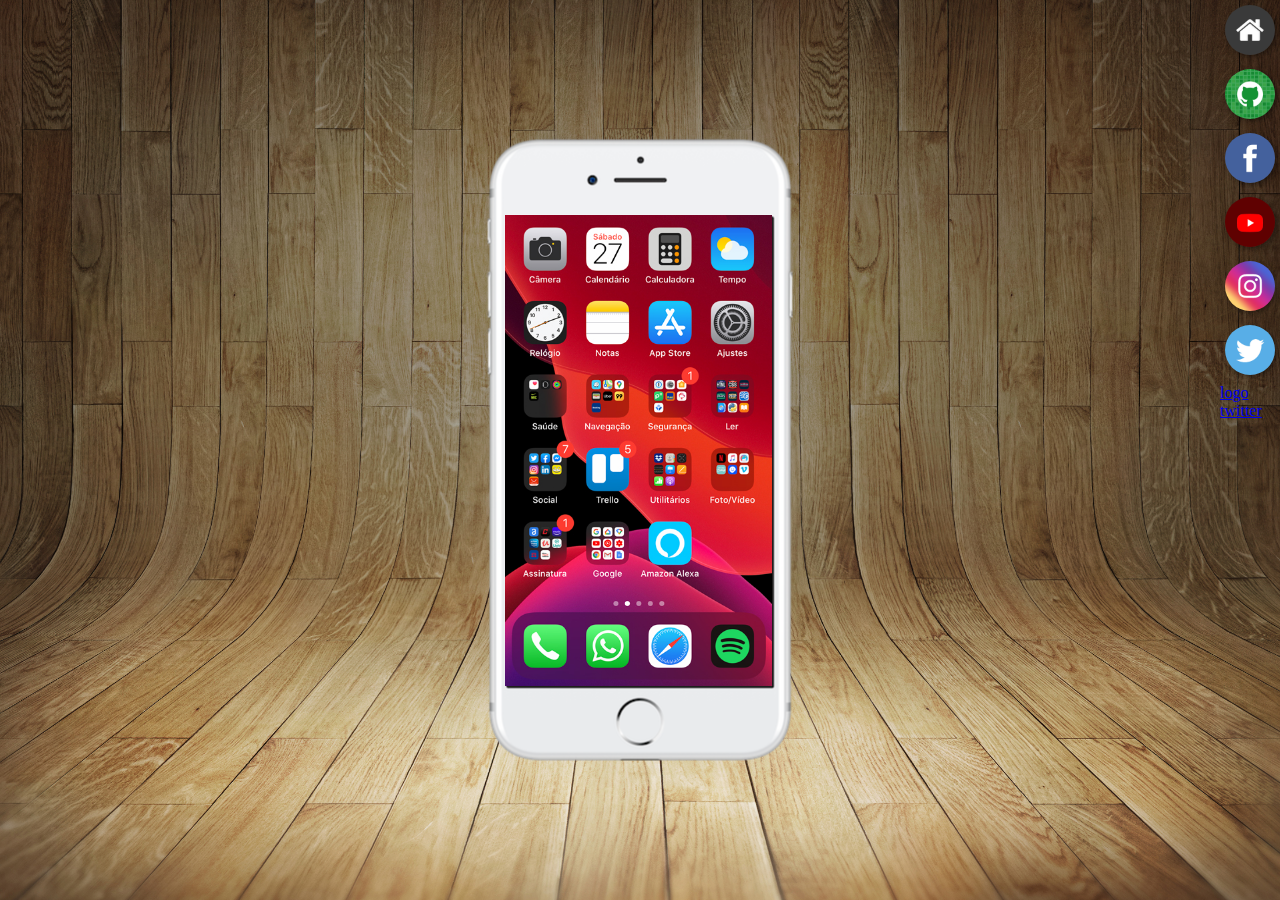
<file: index.html>
<!DOCTYPE html>
<html lang="pt-pt">
<head>
    <meta charset="UTF-8">
    <meta name="viewport" content="width=device-width, initial-scale=1.0">
    <title>Mini-projeto: Redes Sociais</title>
    <link rel="stylesheet" href="estilos/style.css">
    <link rel="shortcut icon" href="favicon.ico" type="image/x-icon">
</head>
<body>
    <main>
        <section id="iphone">
            <iframe src="home.html" frameborder="0" name="telaIphone" scrolling="yes" id="tela">Lamentamos, o seu navegador não é compatível.</iframe>
        </section>
        <section id="menu">
            <a href="home.html" target="telaIphone"><img src="imagens/logo-home.jpg" alt="casinha"></a>
            <a href="github.html" target="telaIphone"><img src="imagens/logo-github.jpg" alt="logo github"></a>
            <a href="facebook.html" target="telaIphone"><img src="imagens/logo-facebook.jpg" alt="logo Facebook"></a>
            <a href="youtube.html" target="telaIphone"><img src="imagens/logo-youtube.jpg" alt="logo youtube"></a>
            <a href="instagram.html" target="telaIphone"><img src="imagens/logo-instagram.jpg" alt="logo instagran"></a>
            <a href="twitter.html" target="telaIphone"><img src="imagens/logo-twitter.jpg" alt="">logo twitter</a>
        </section>
    </main>
</body>
</html>
</file>
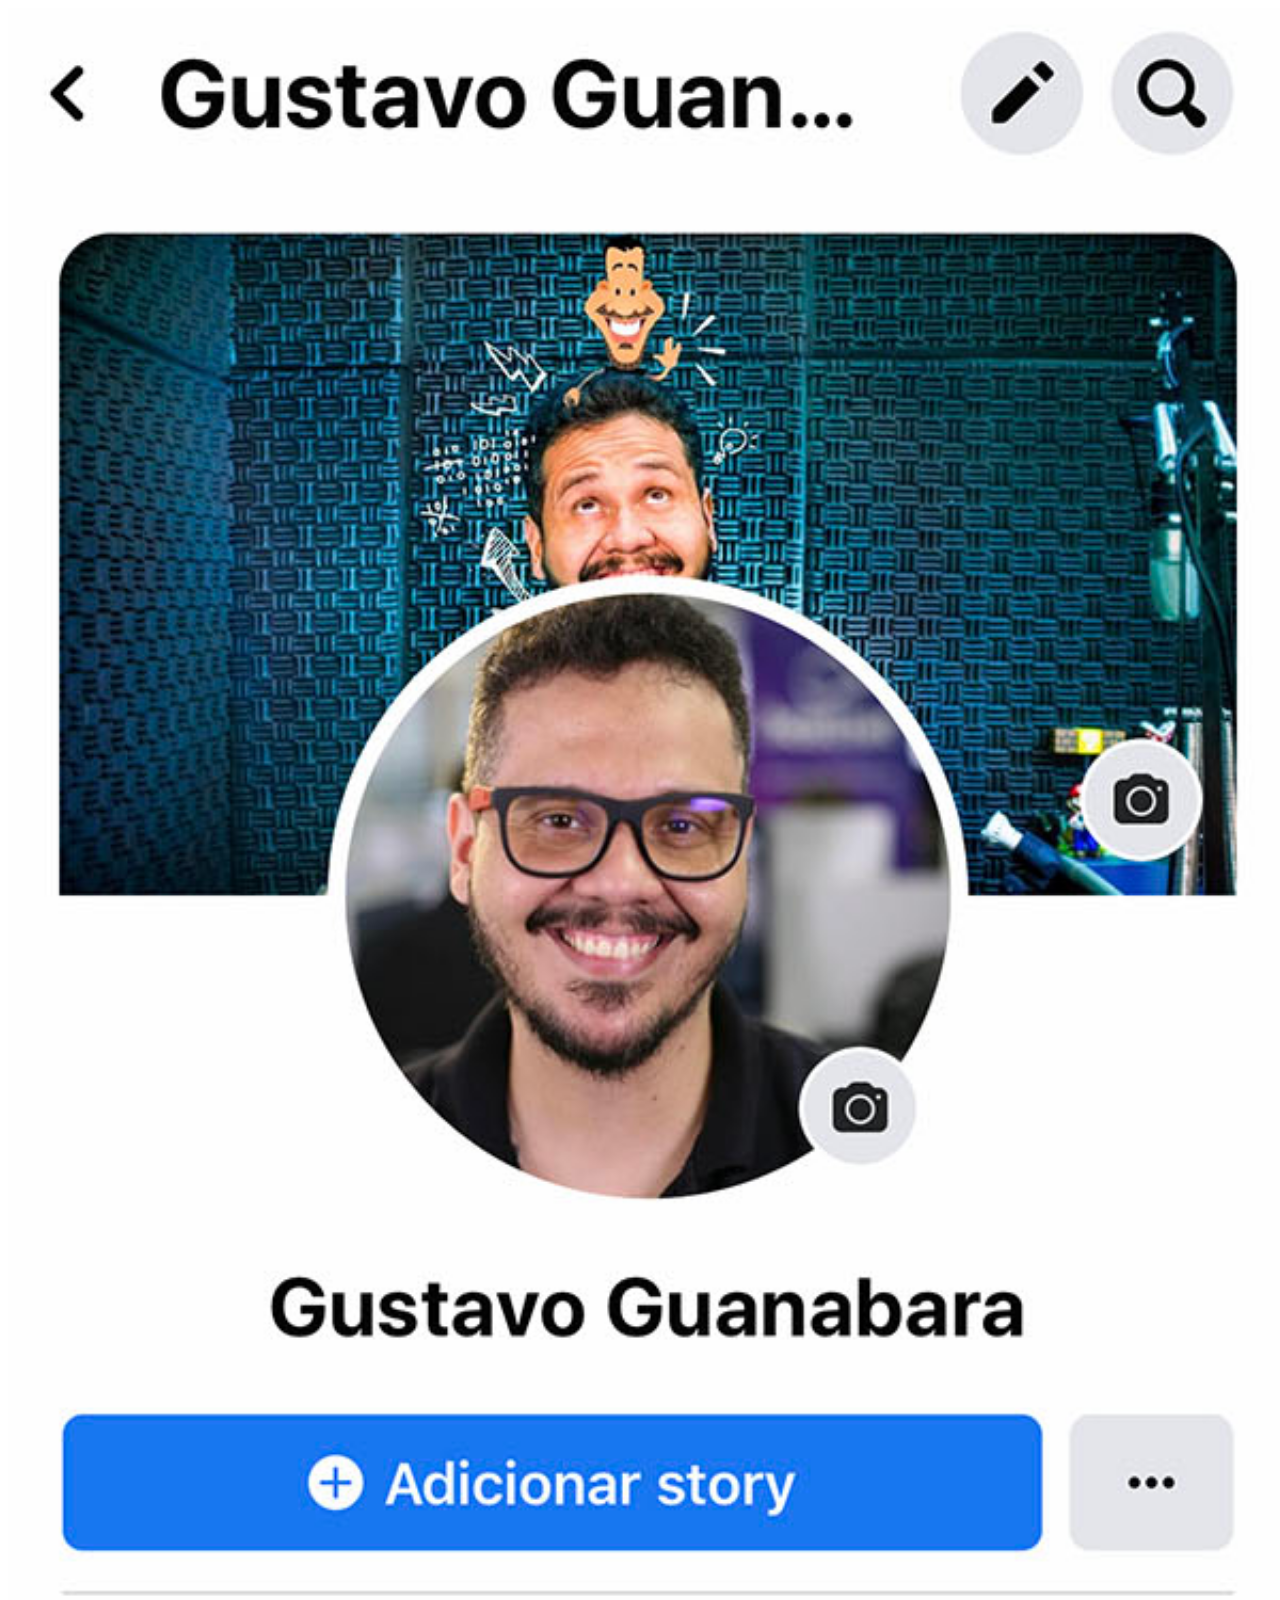
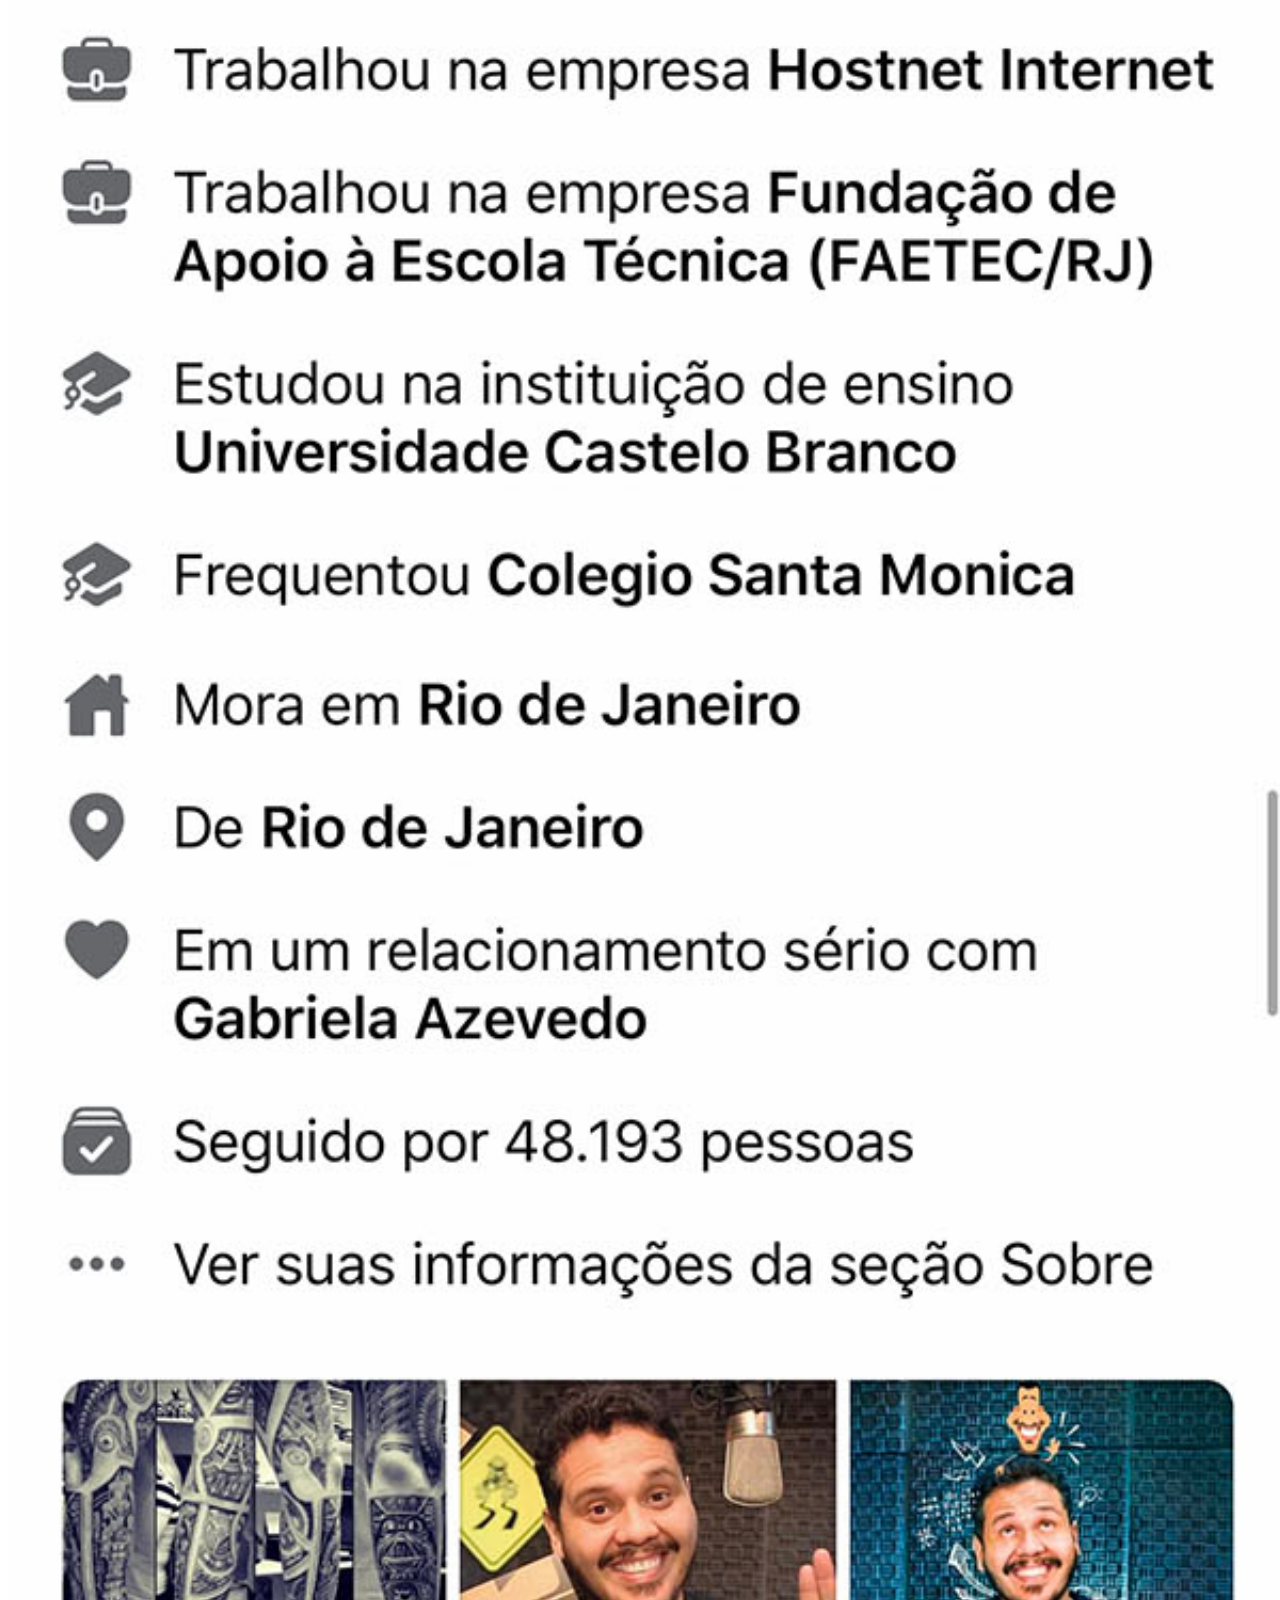
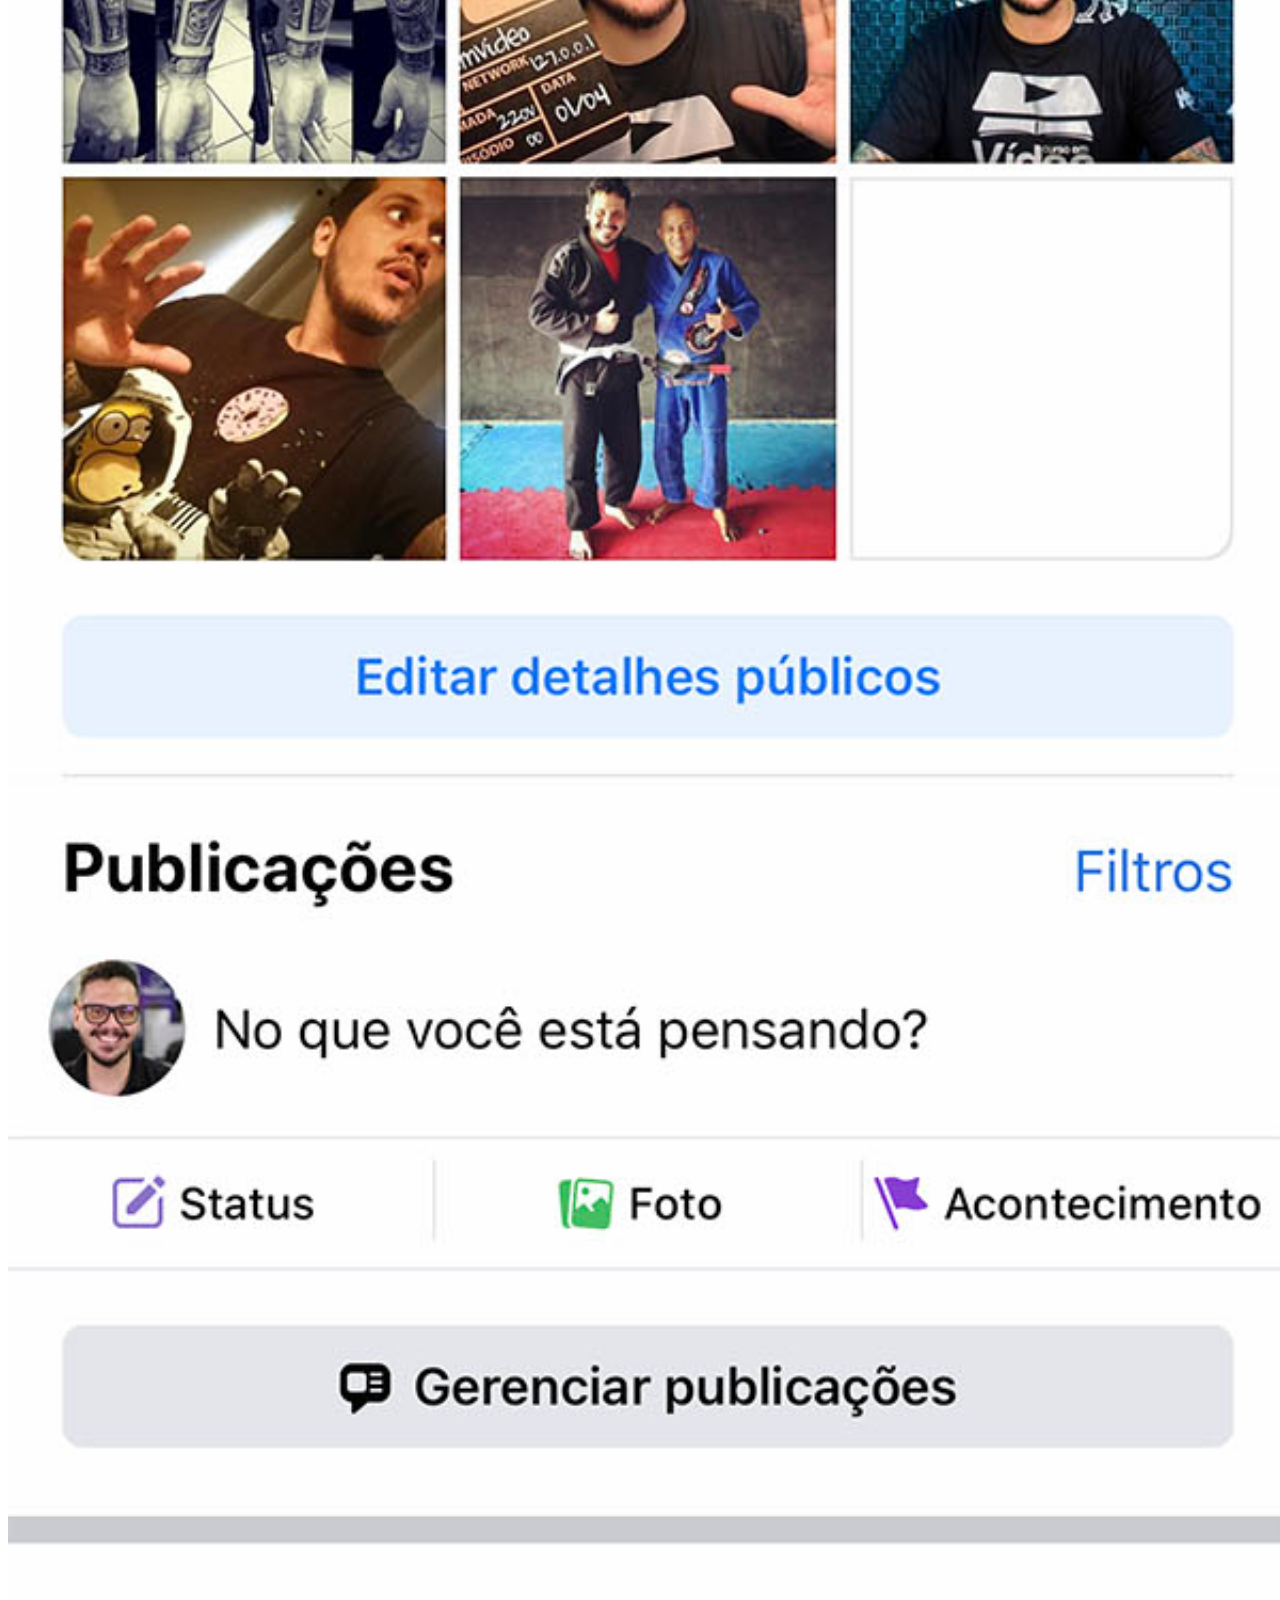
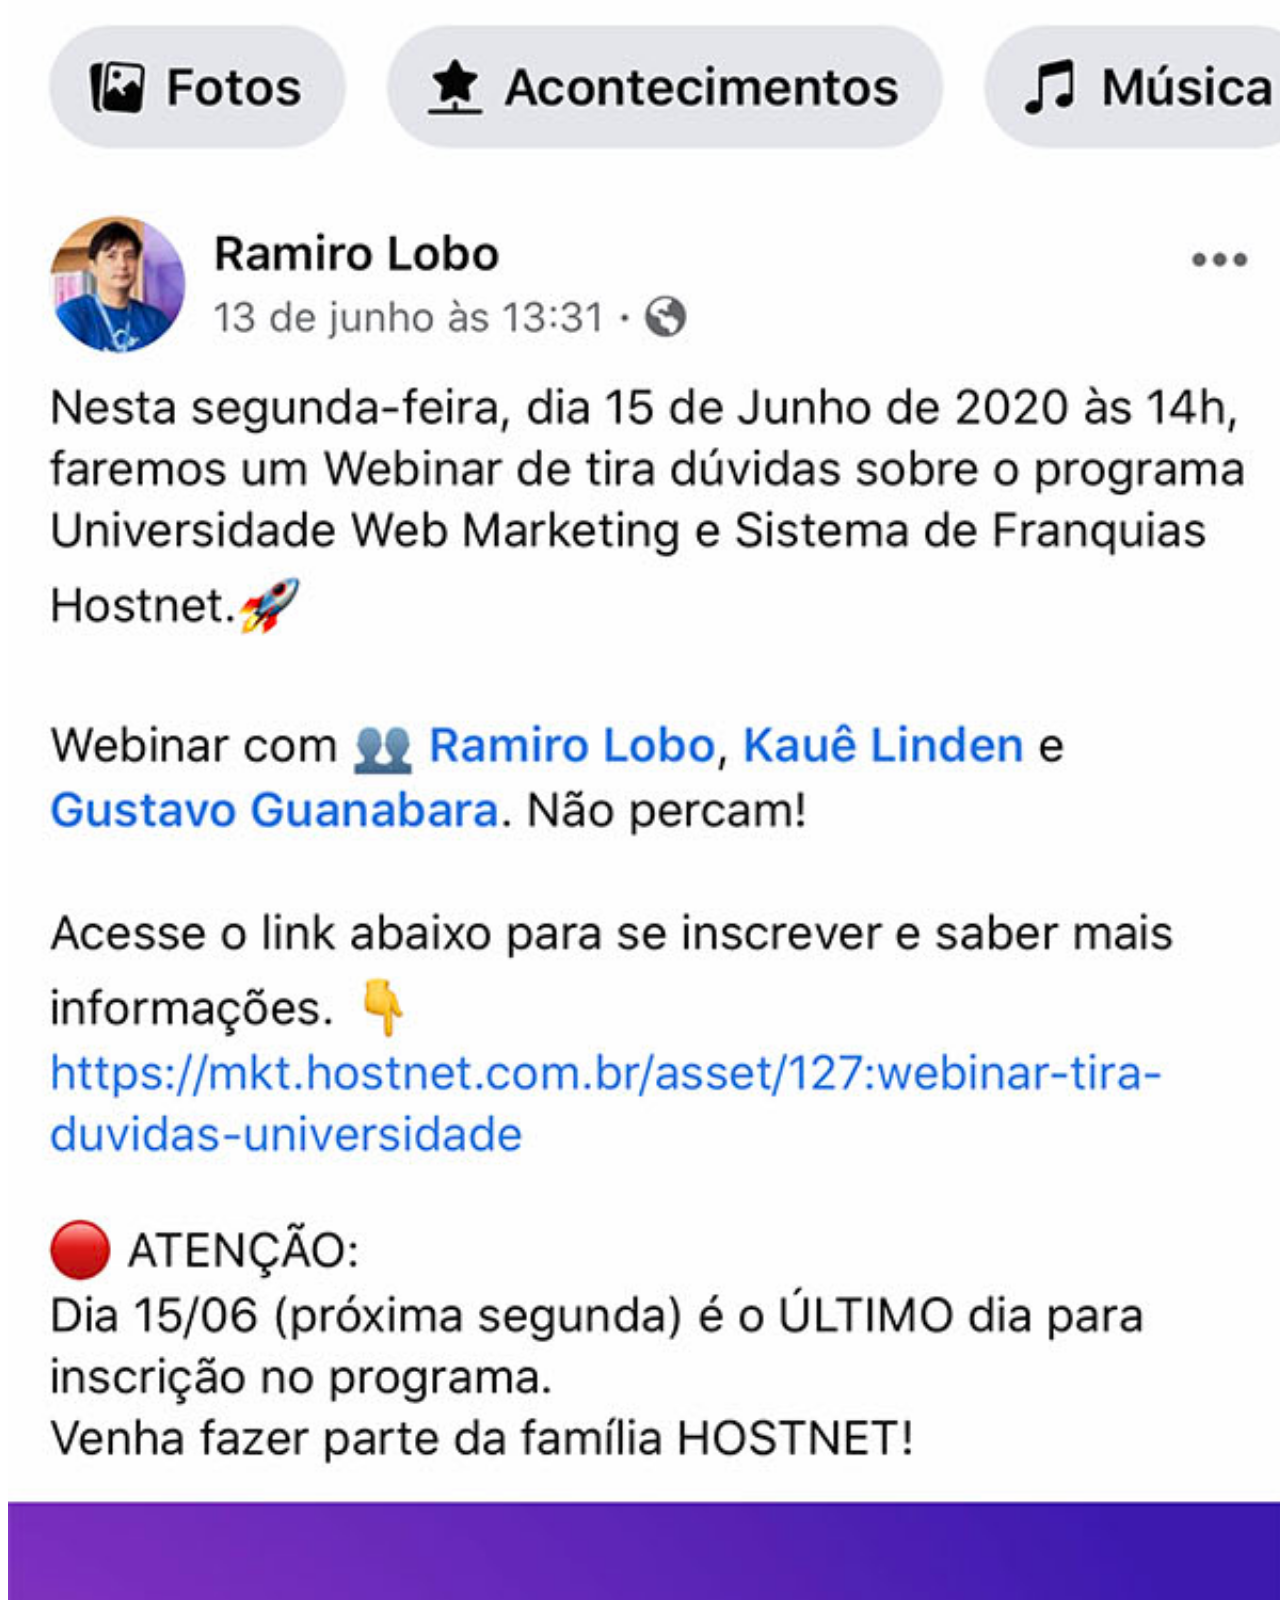
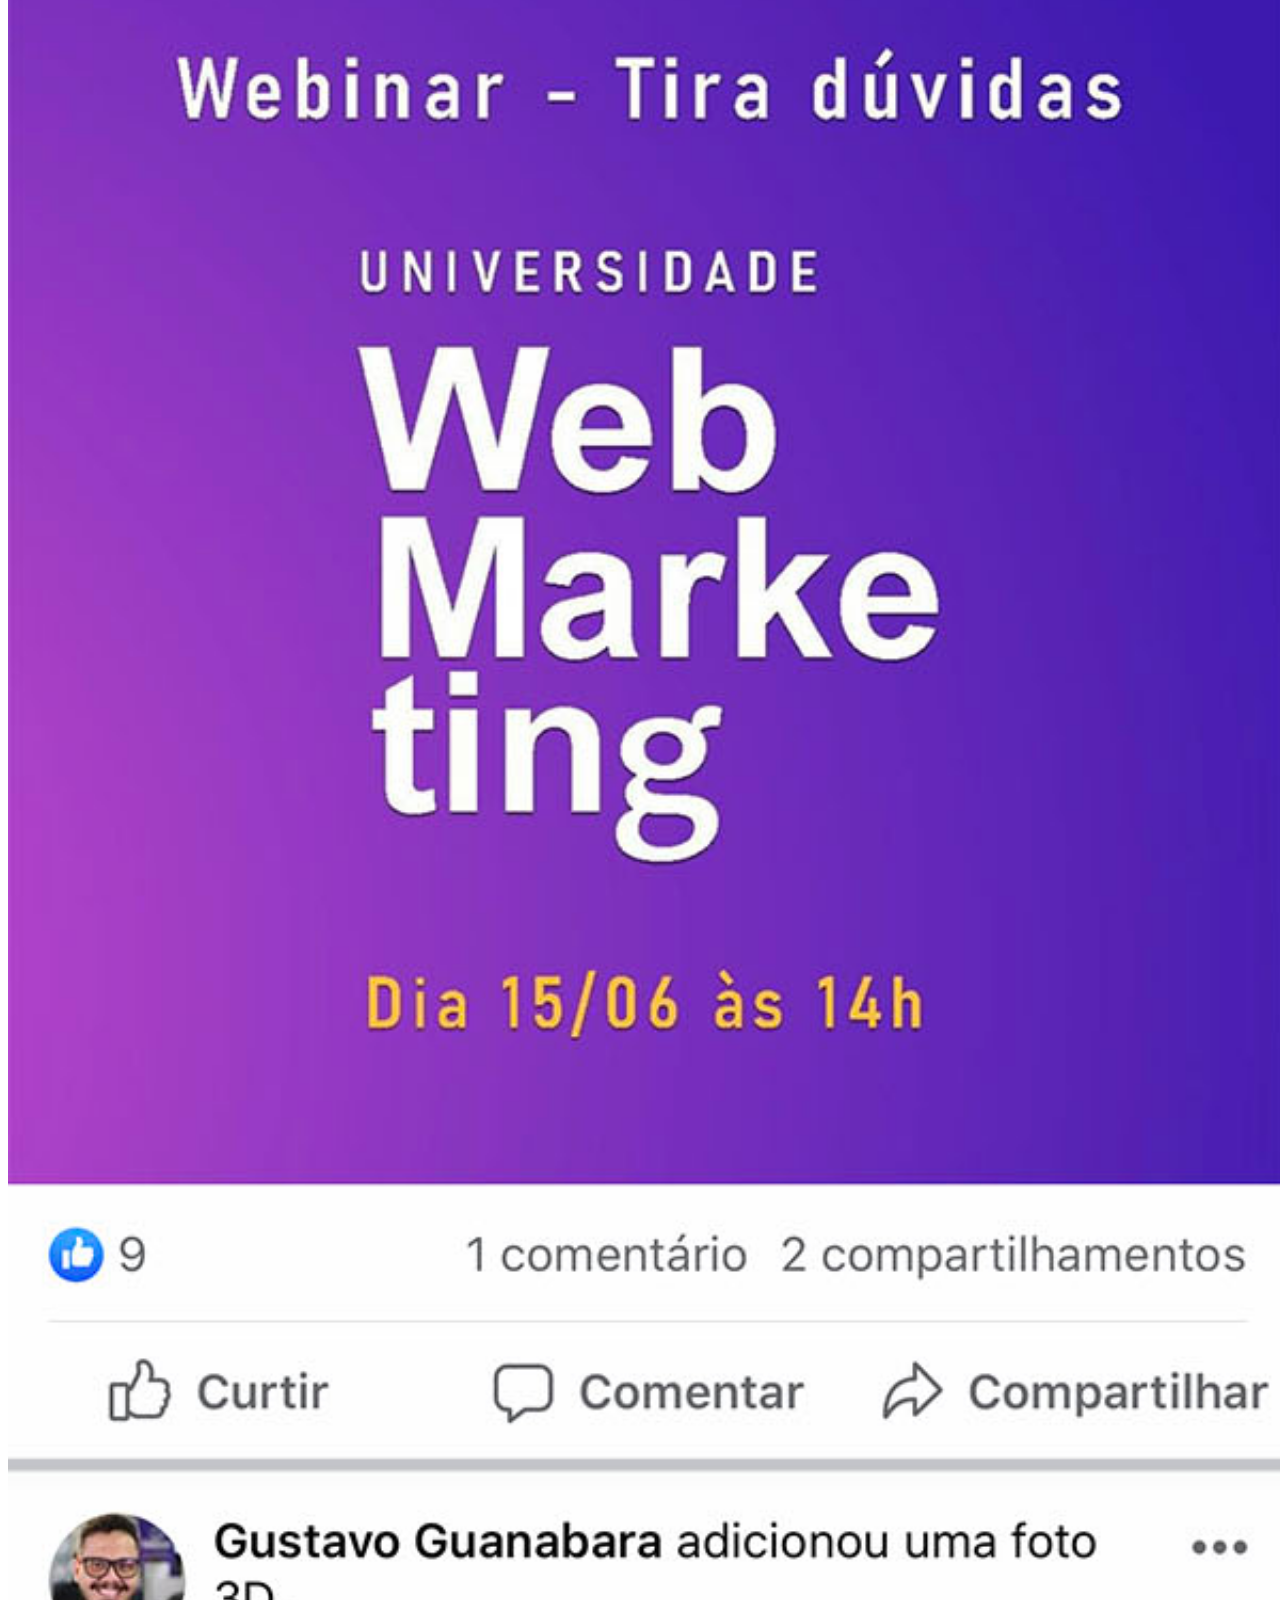
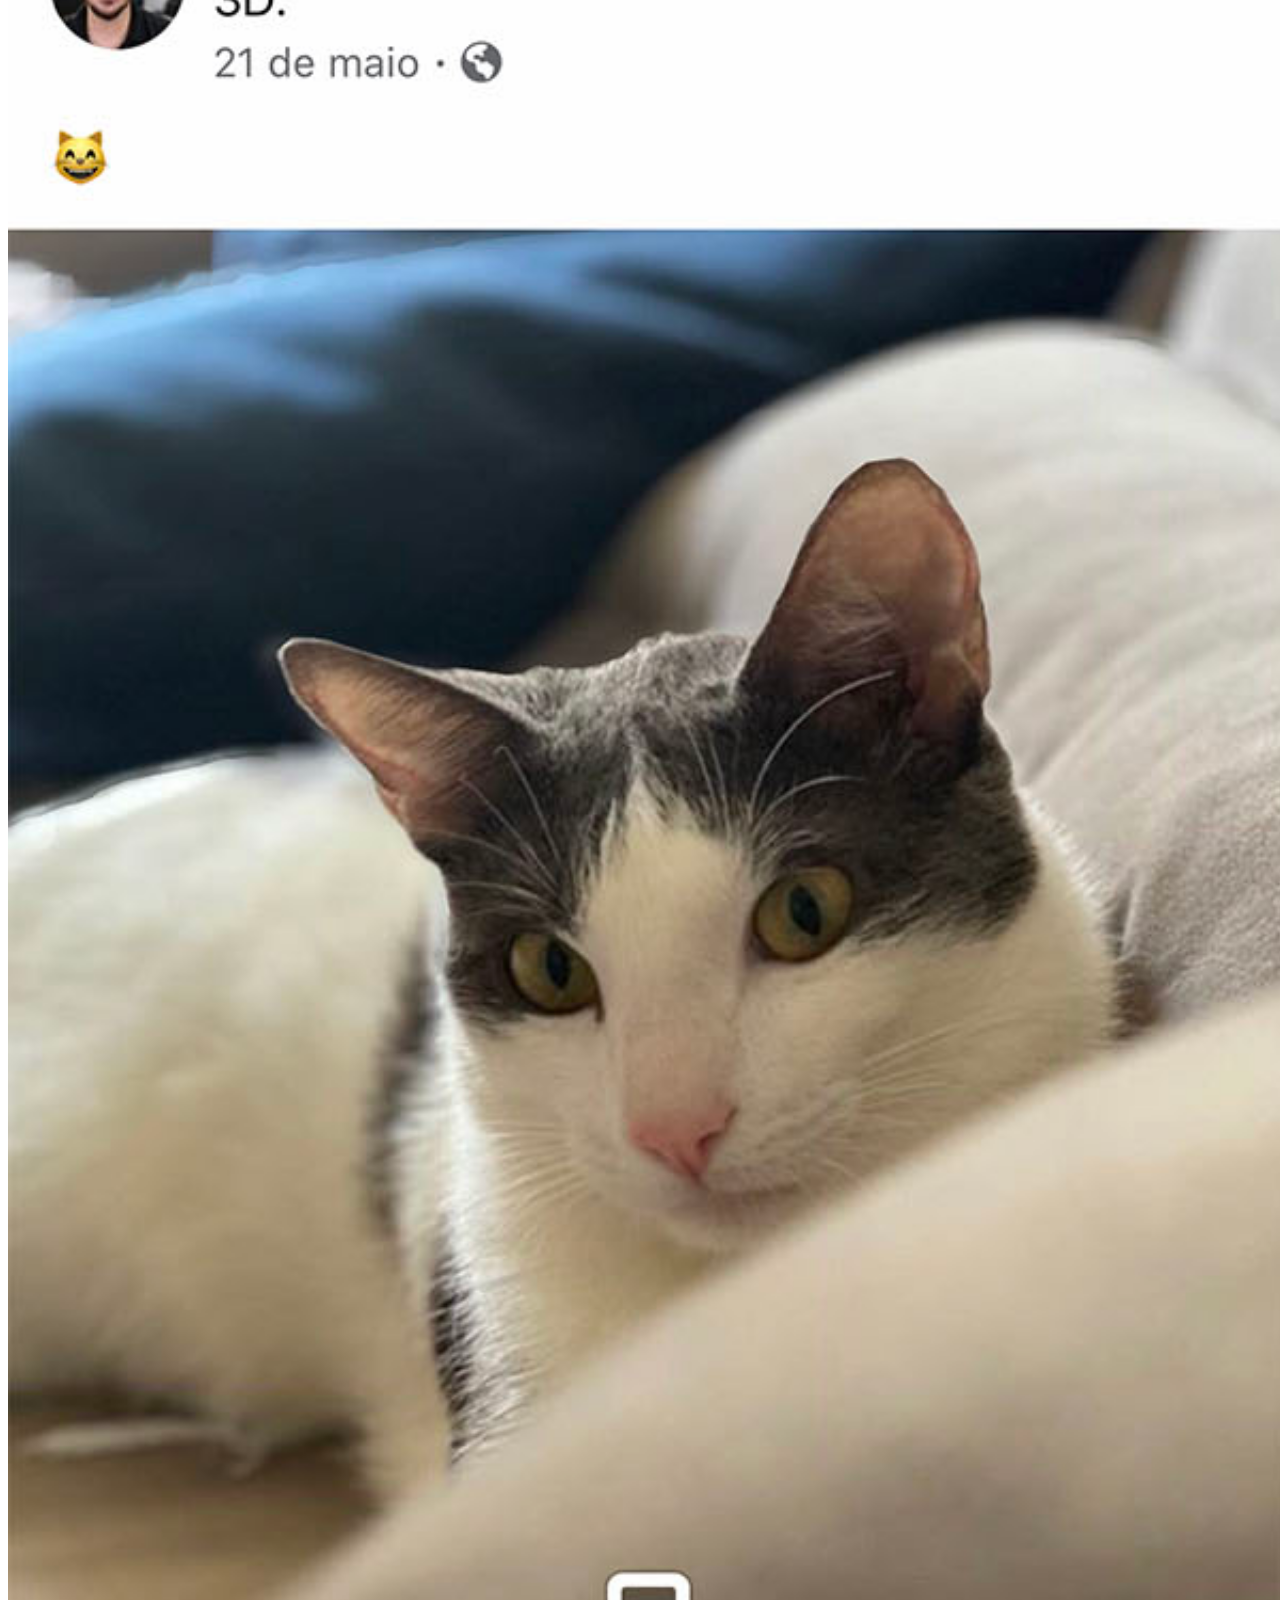
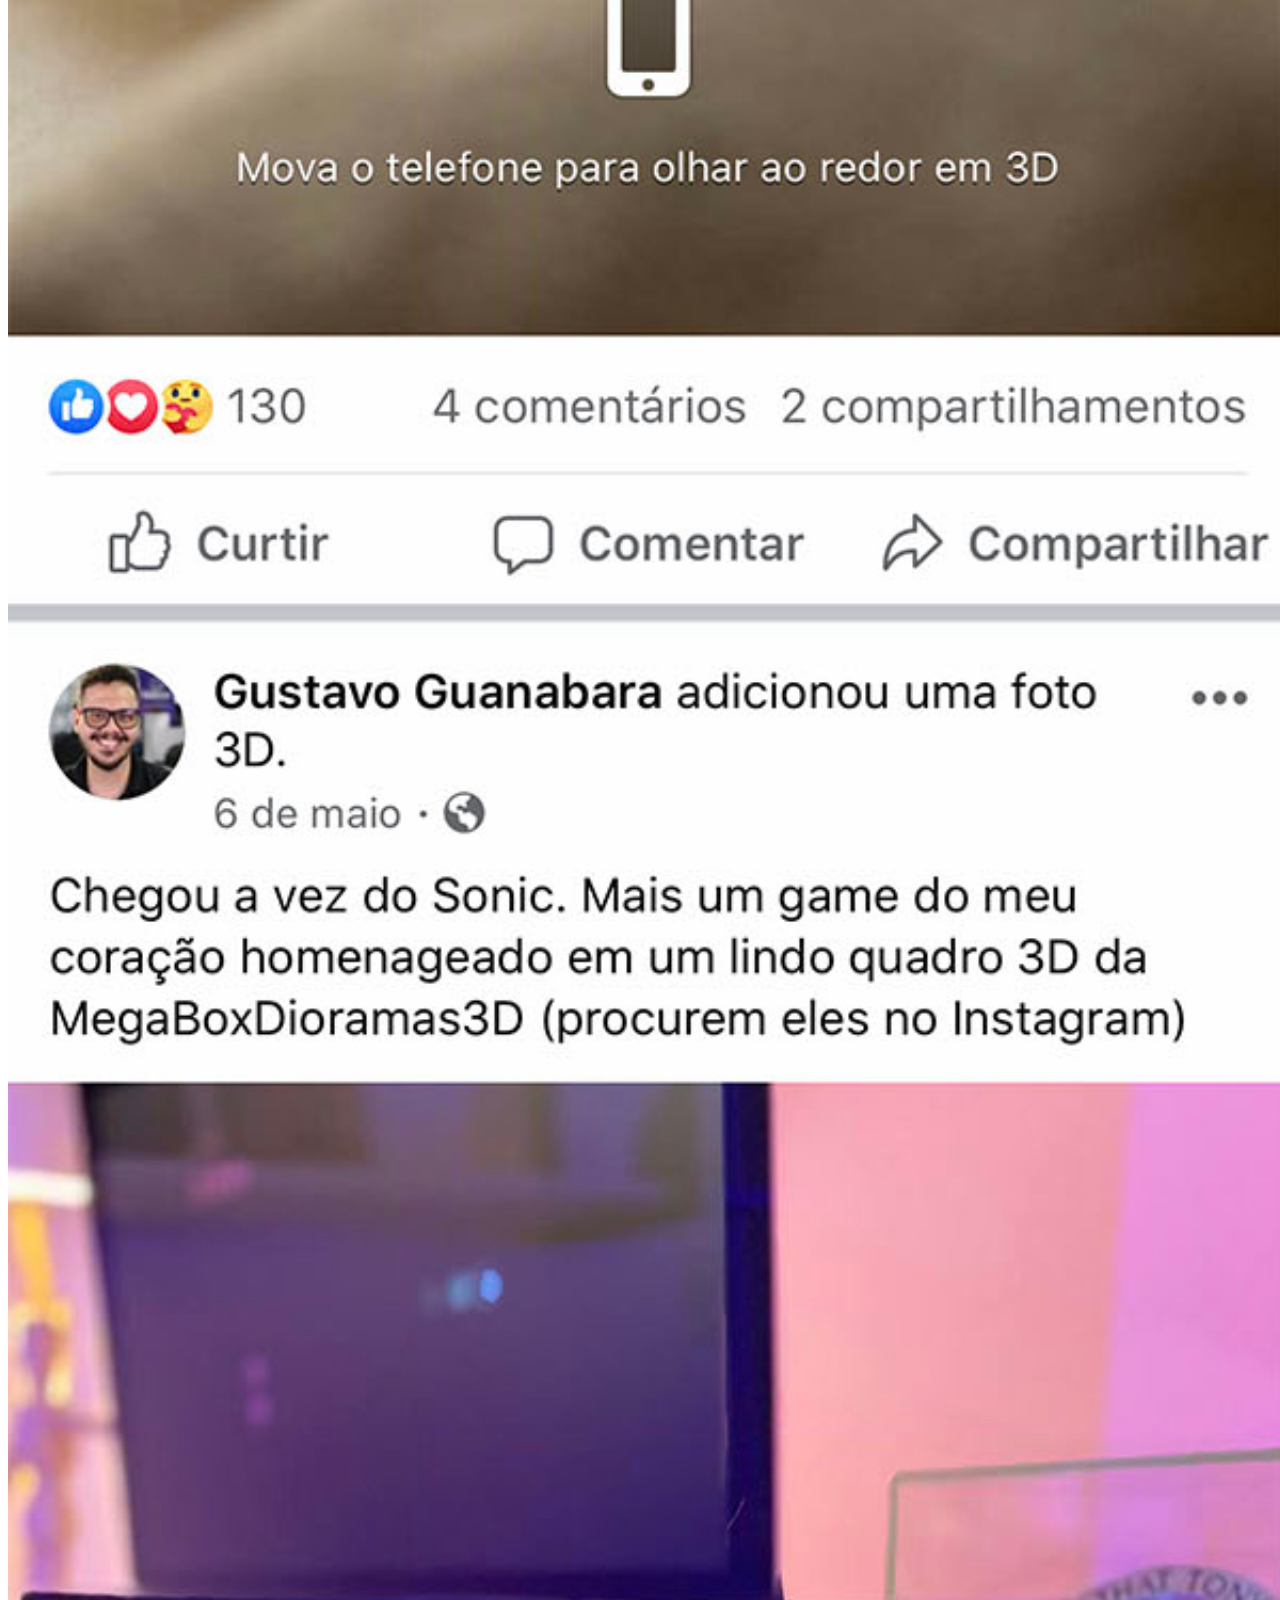
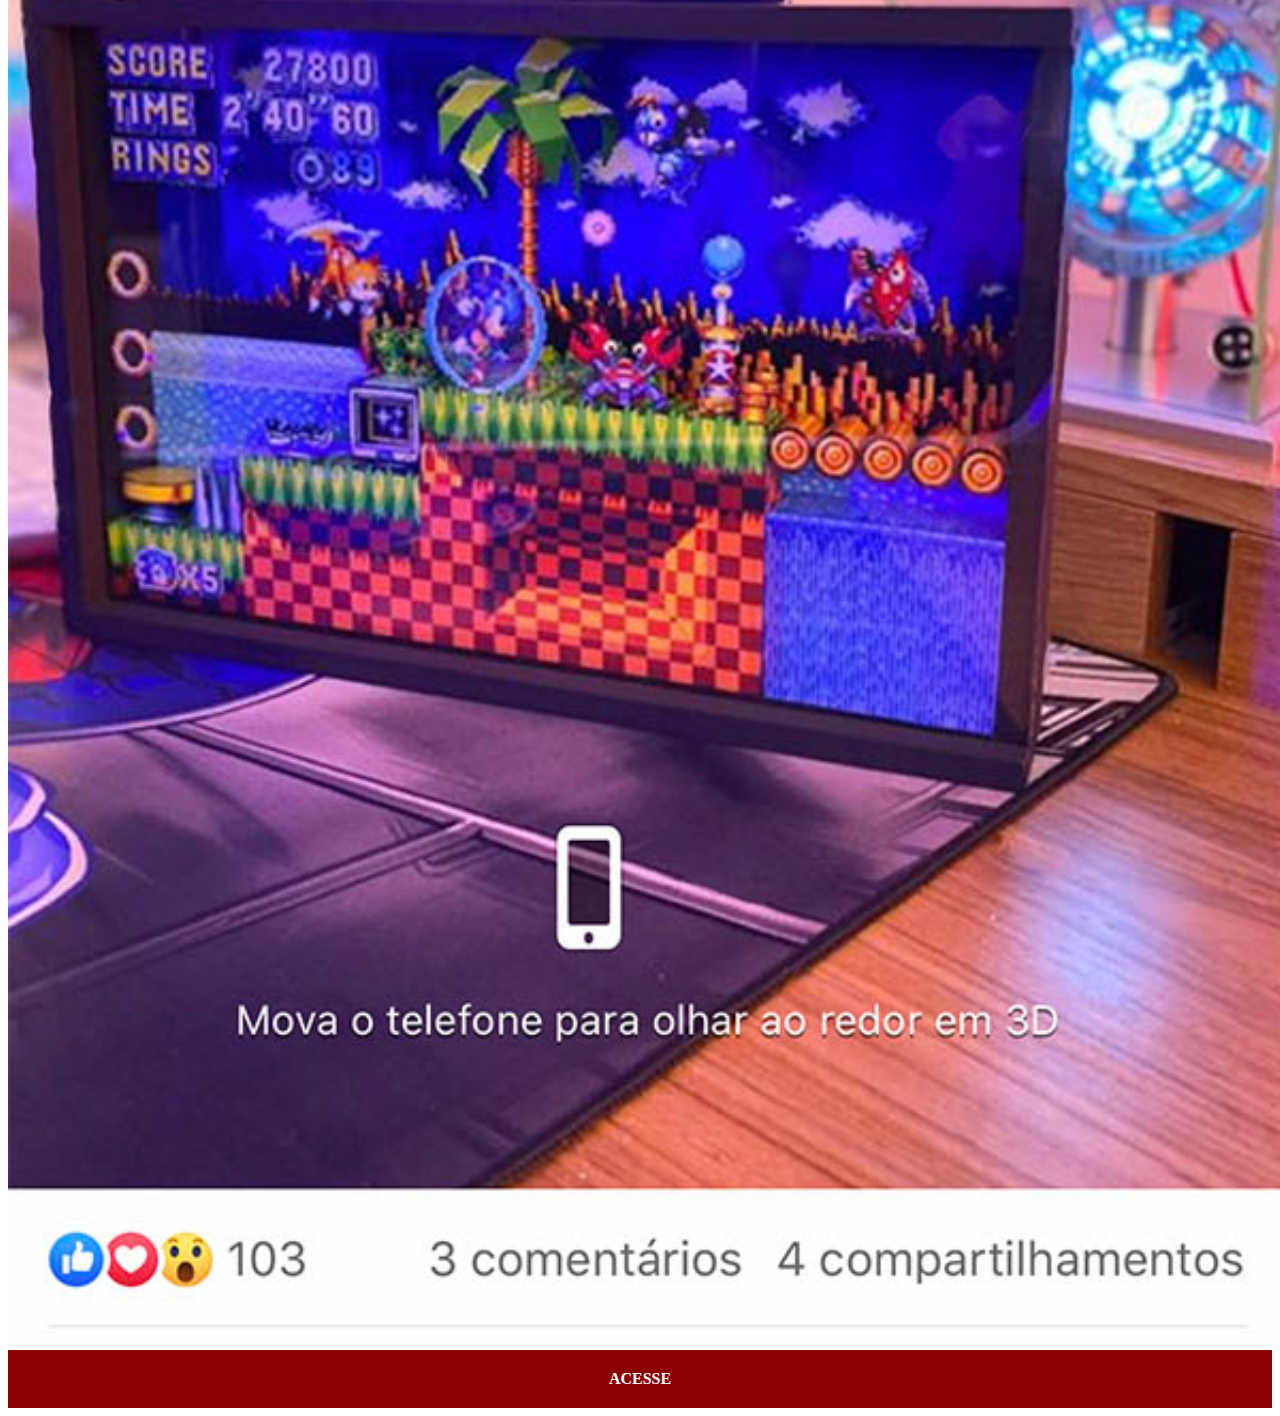
<file: facebool.html>
<!DOCTYPE html>
<html lang="pt-pt">
<head>
    <meta charset="UTF-8">
    <meta name="viewport" content="width=device-width, initial-scale=1.0">
    <title>Facebook</title>
    <link rel="stylesheet" href="estilos/social.css">
</head>
<body>
    <img src="imagens/tela-facebook.jpg" alt="Facebbok">
    <a href="facebook.com" target="_blank">ACESSE</a>
</body>
</html>
</file>
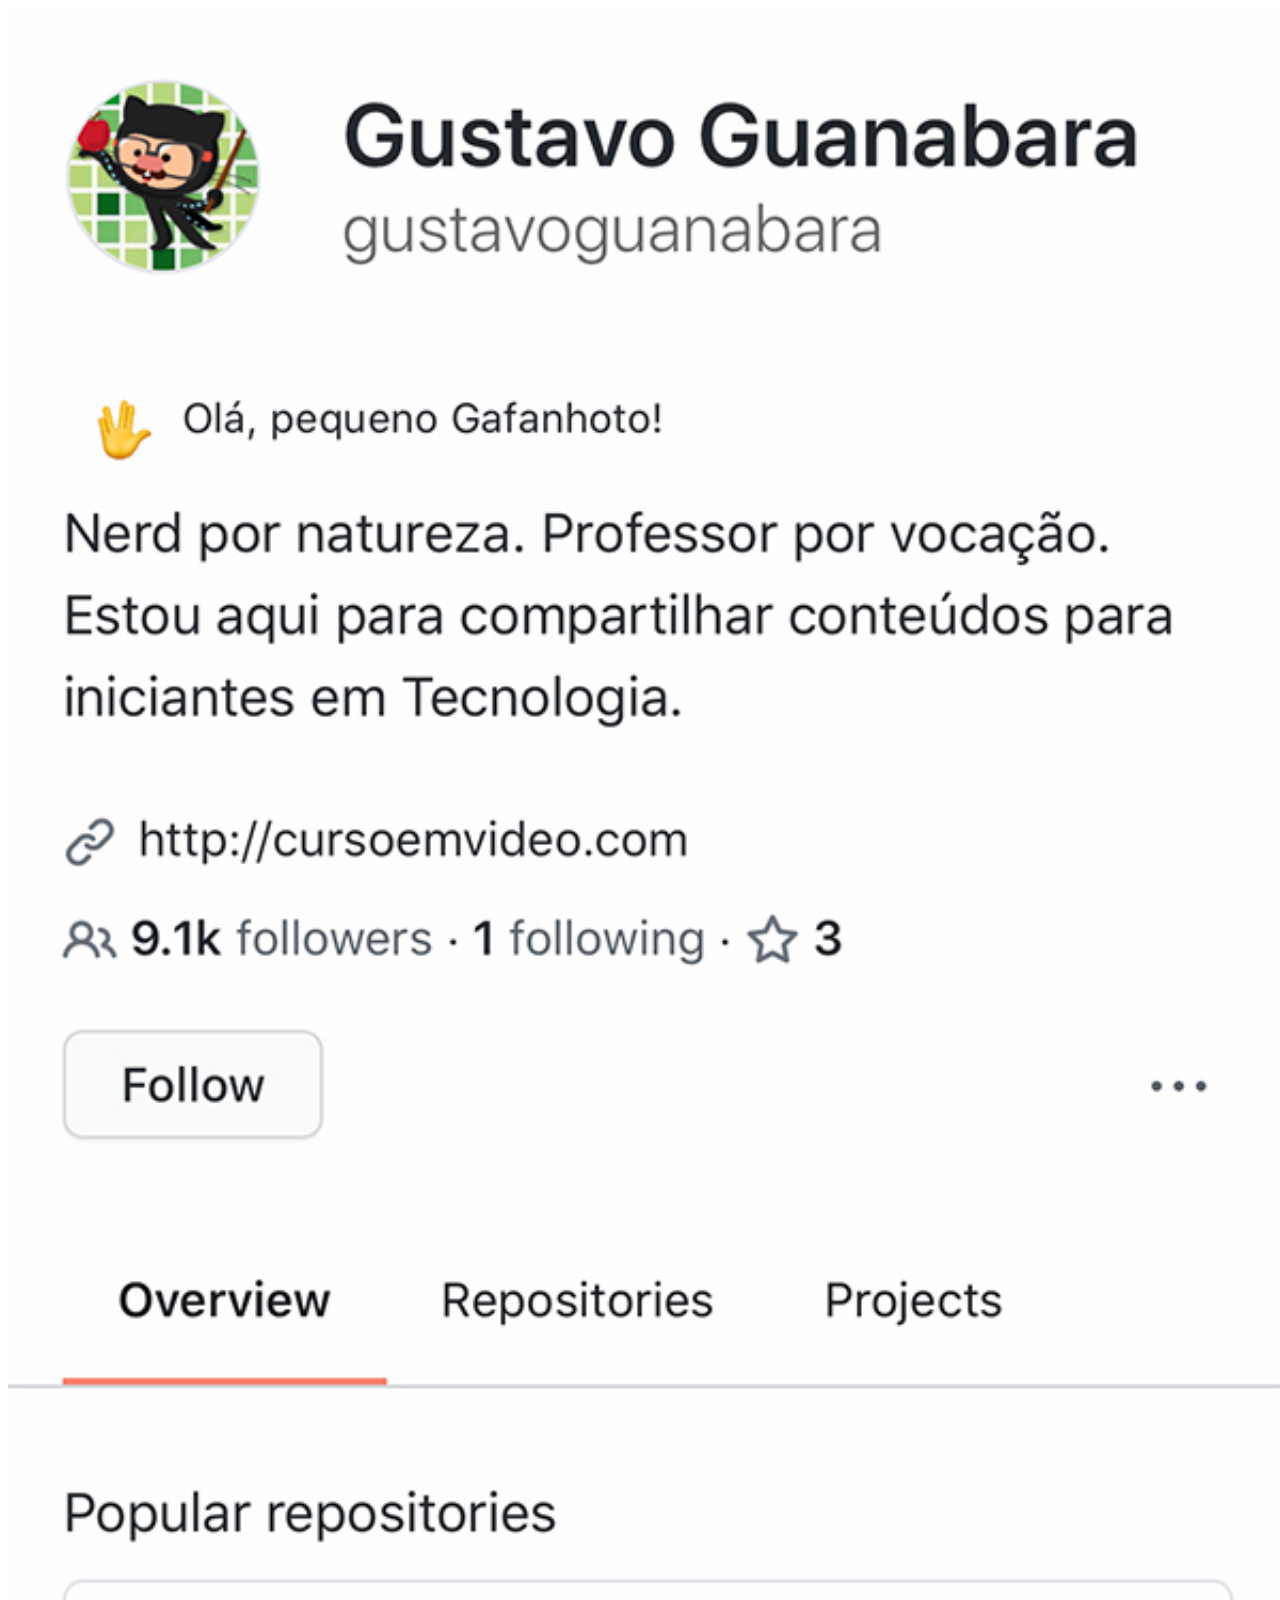
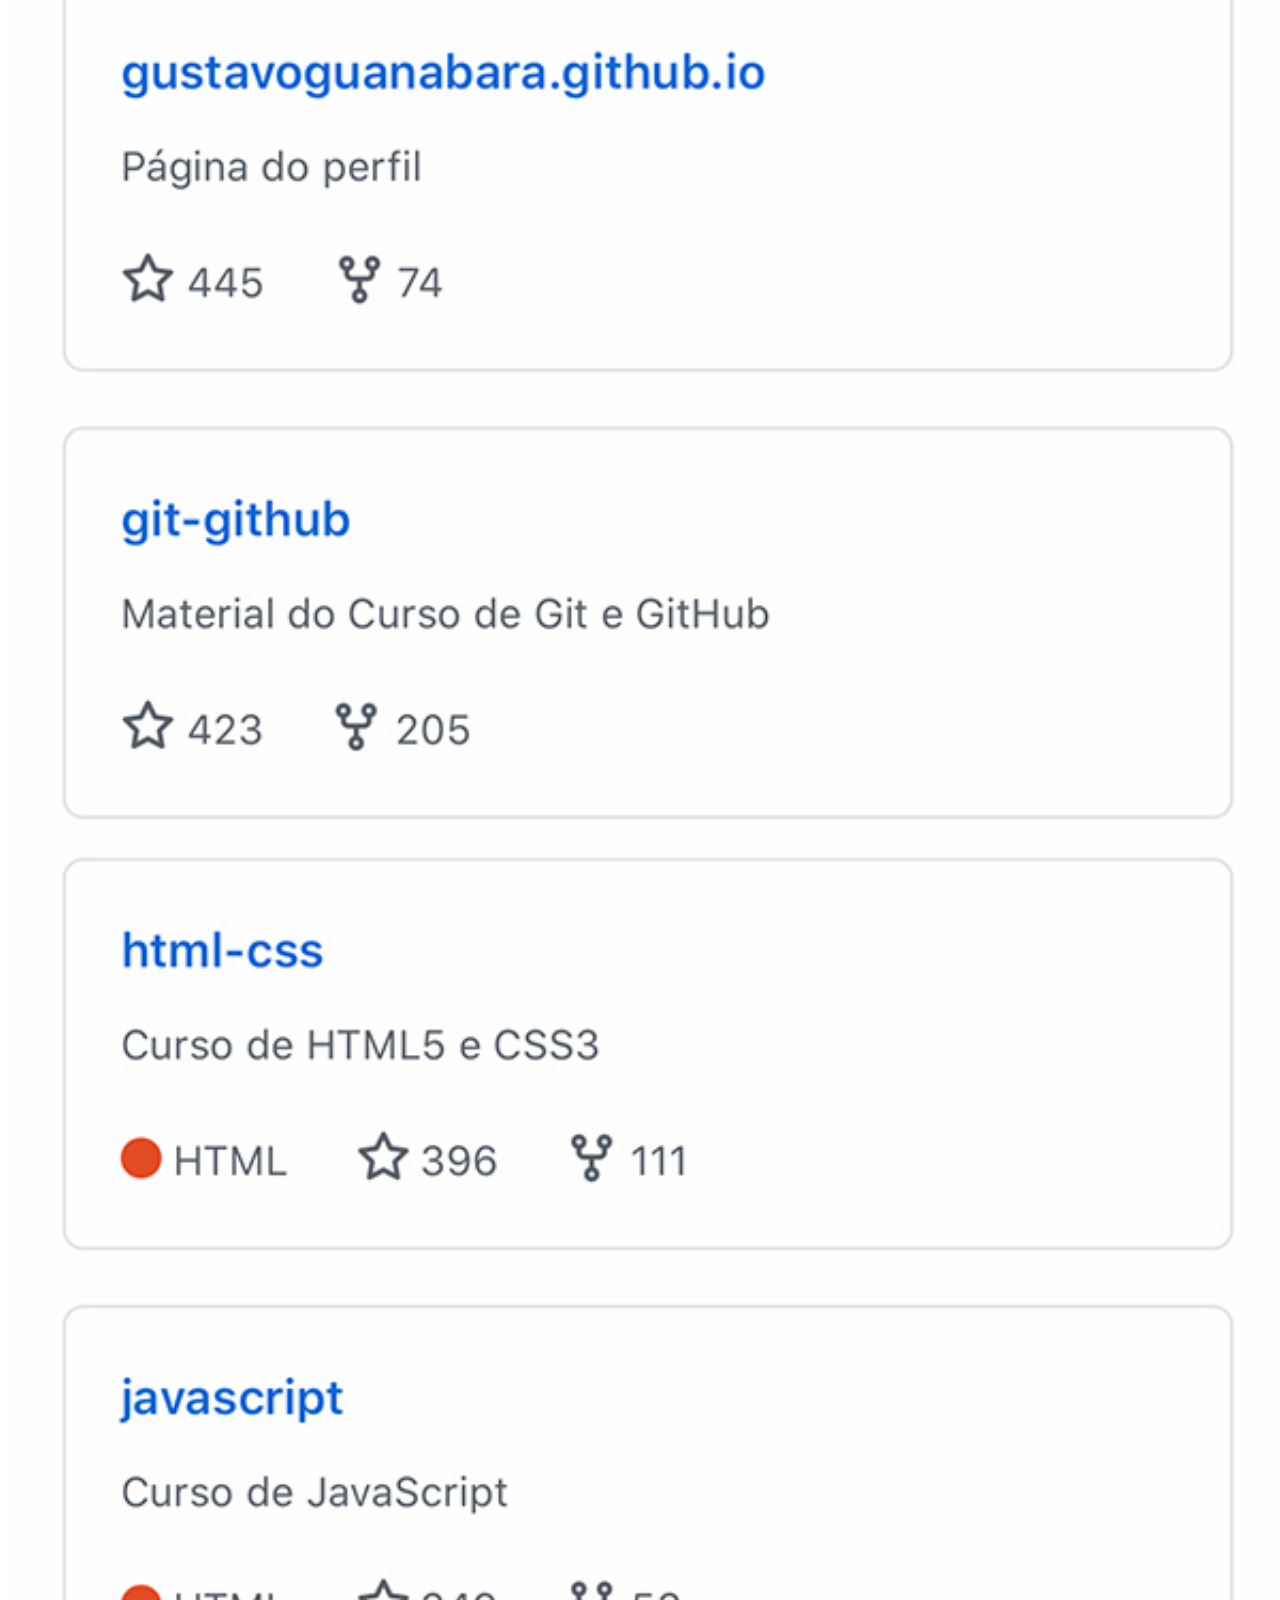
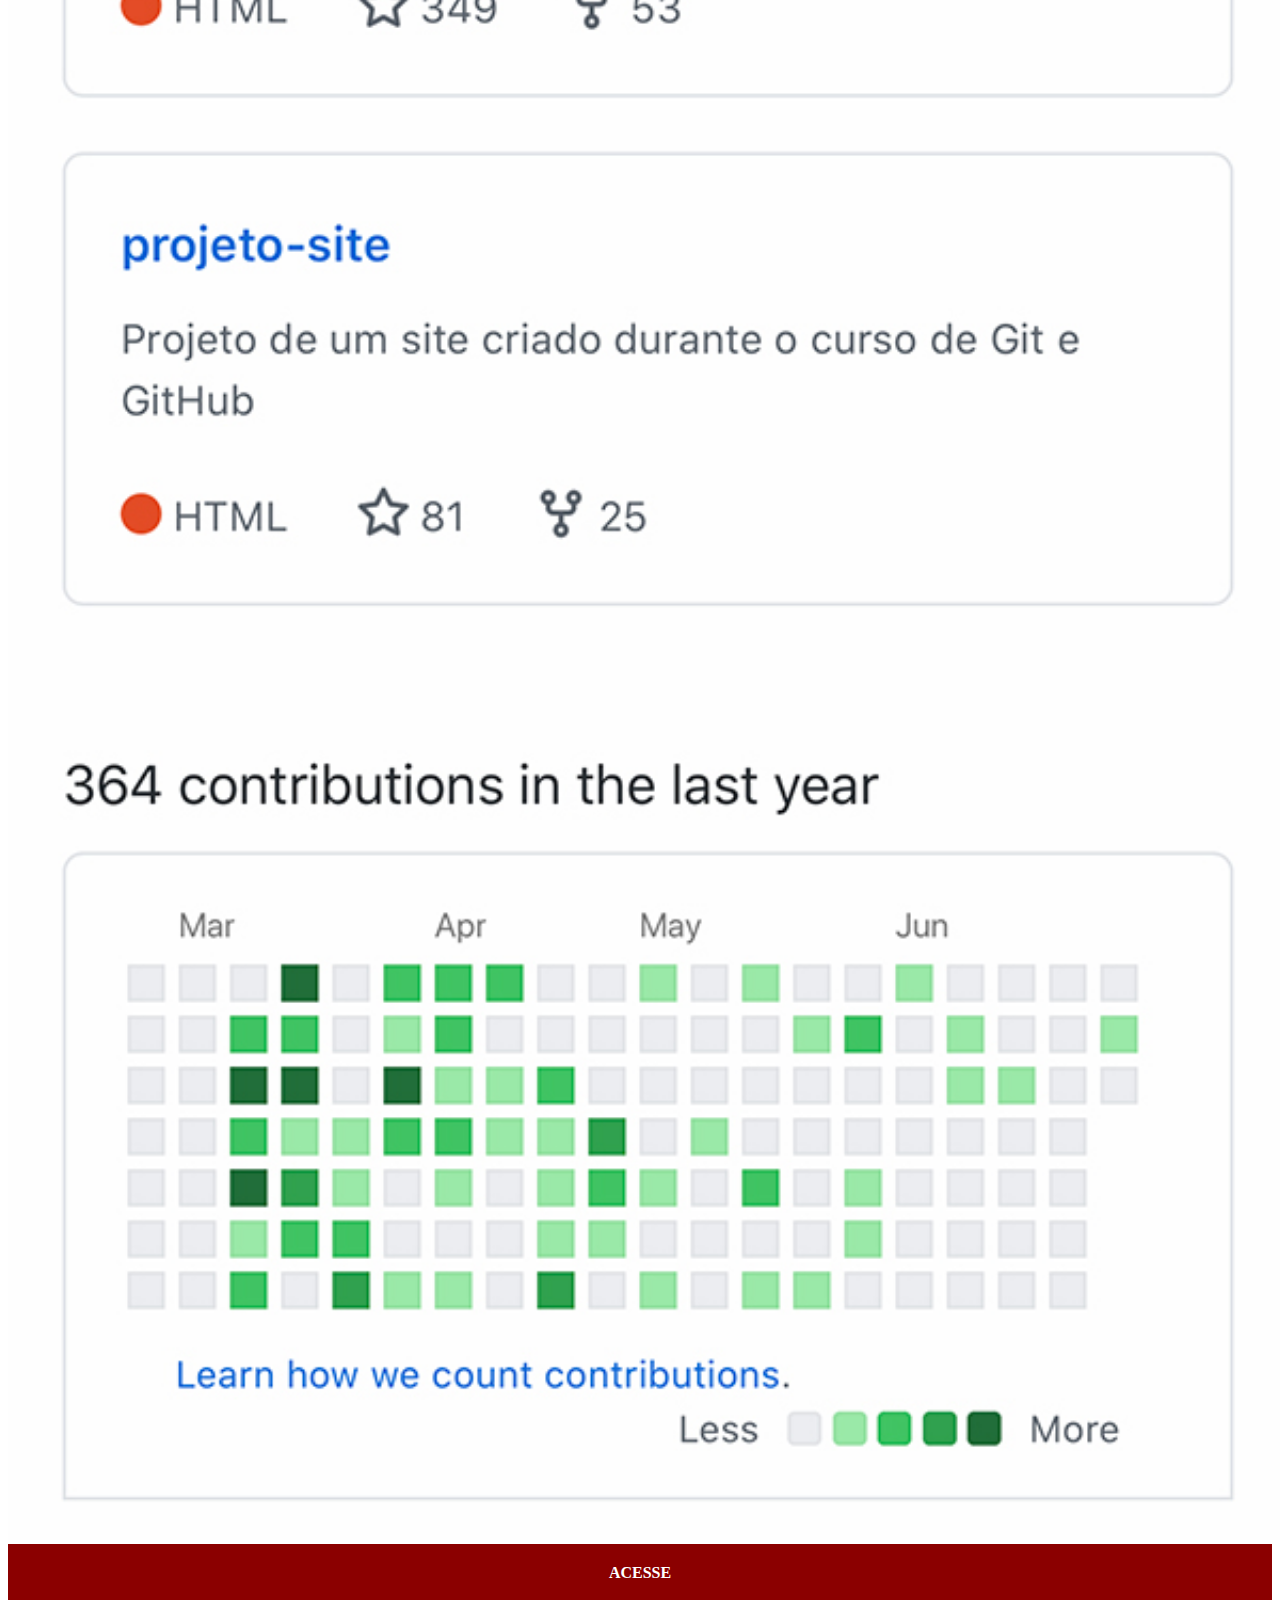
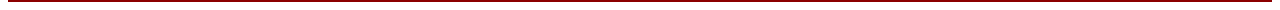
<file: github.html>
<!DOCTYPE html>
<html lang="pt-pt">
<head>
    <meta charset="UTF-8">
    <meta name="viewport" content="width=device-width, initial-scale=1.0">
    <title>GitHub</title>
    <link rel="stylesheet" href="estilos/social.css">
</head>
<body>
    <img src="imagens/tela-github.jpg" alt="GitHub">
    <a href="github.com/GustavoGuanabara" target="_blank">ACESSE</a>
</body>
</html>
</file>
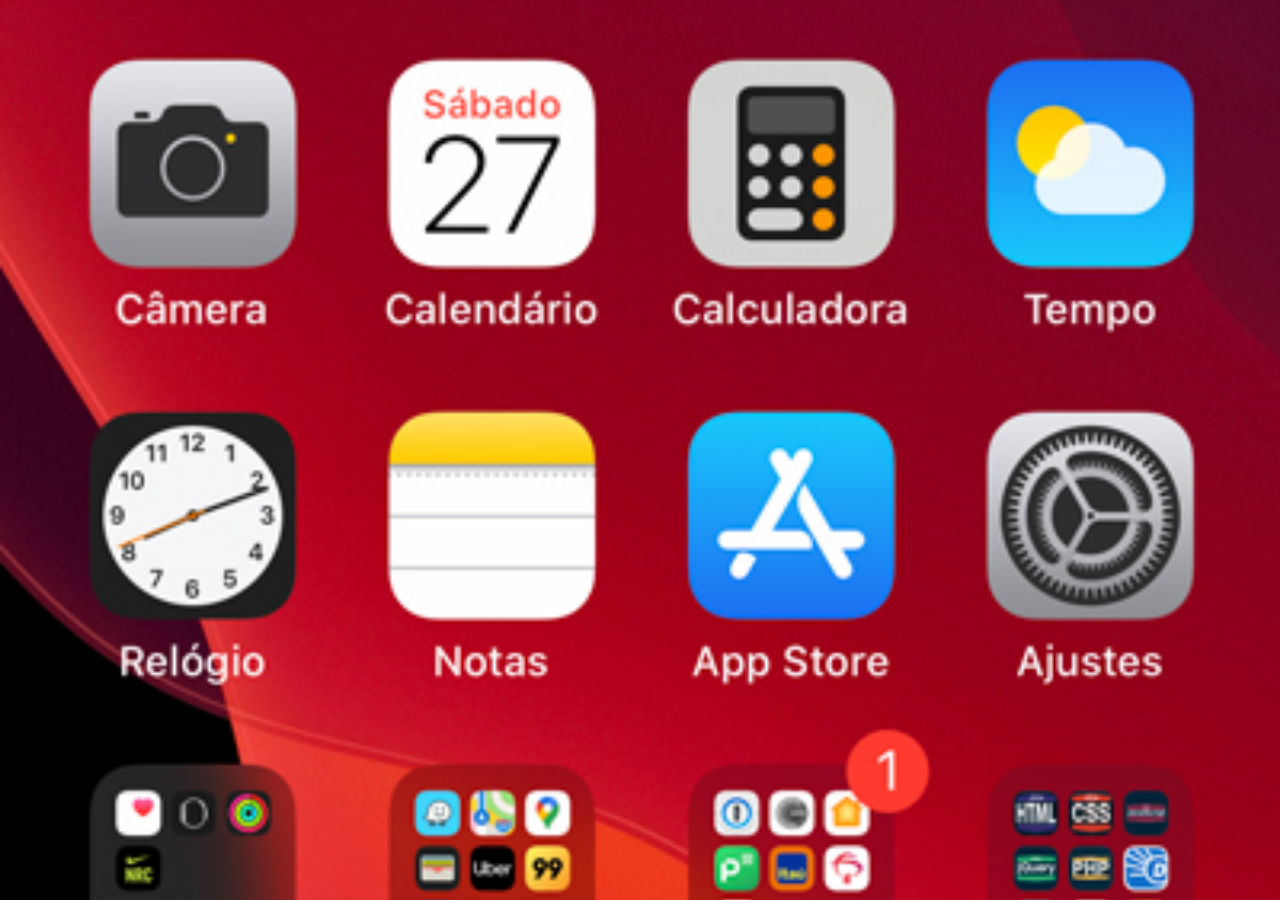
<file: home.html>
<!DOCTYPE html>
<html lang="pt-pt">
<head>
    <meta charset="UTF-8">
    <meta name="viewport" content="width=device-width, initial-scale=1.0">
    <title>Home</title>
</head>
<style>
    *{
        margin: 0px;
        padding: 0px;
    }

    body{
        height: 100vh;
        width: 100vh;
        background: black url('imagens/tela-home.jpg') no-repeat top center;
        background-size: cover;
    }
</style>
<body>
    
</body>
</html>
</file>
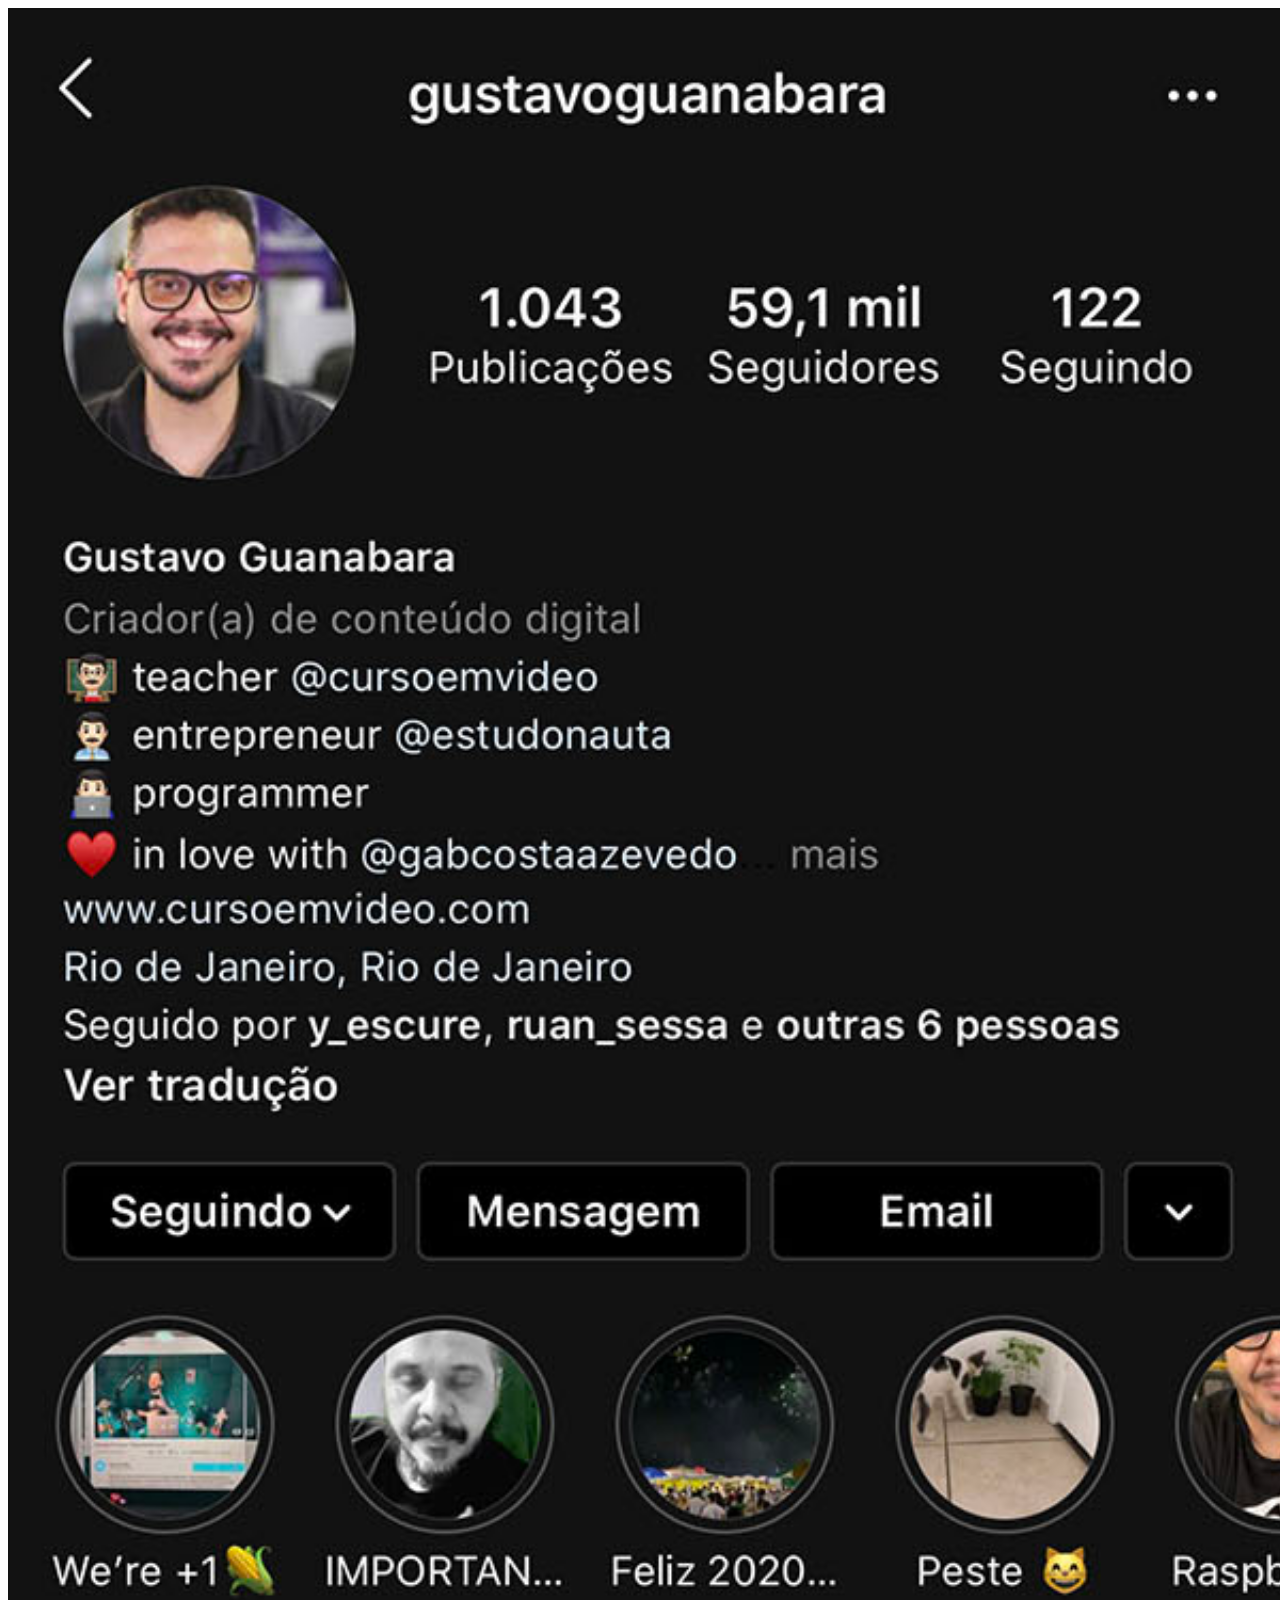
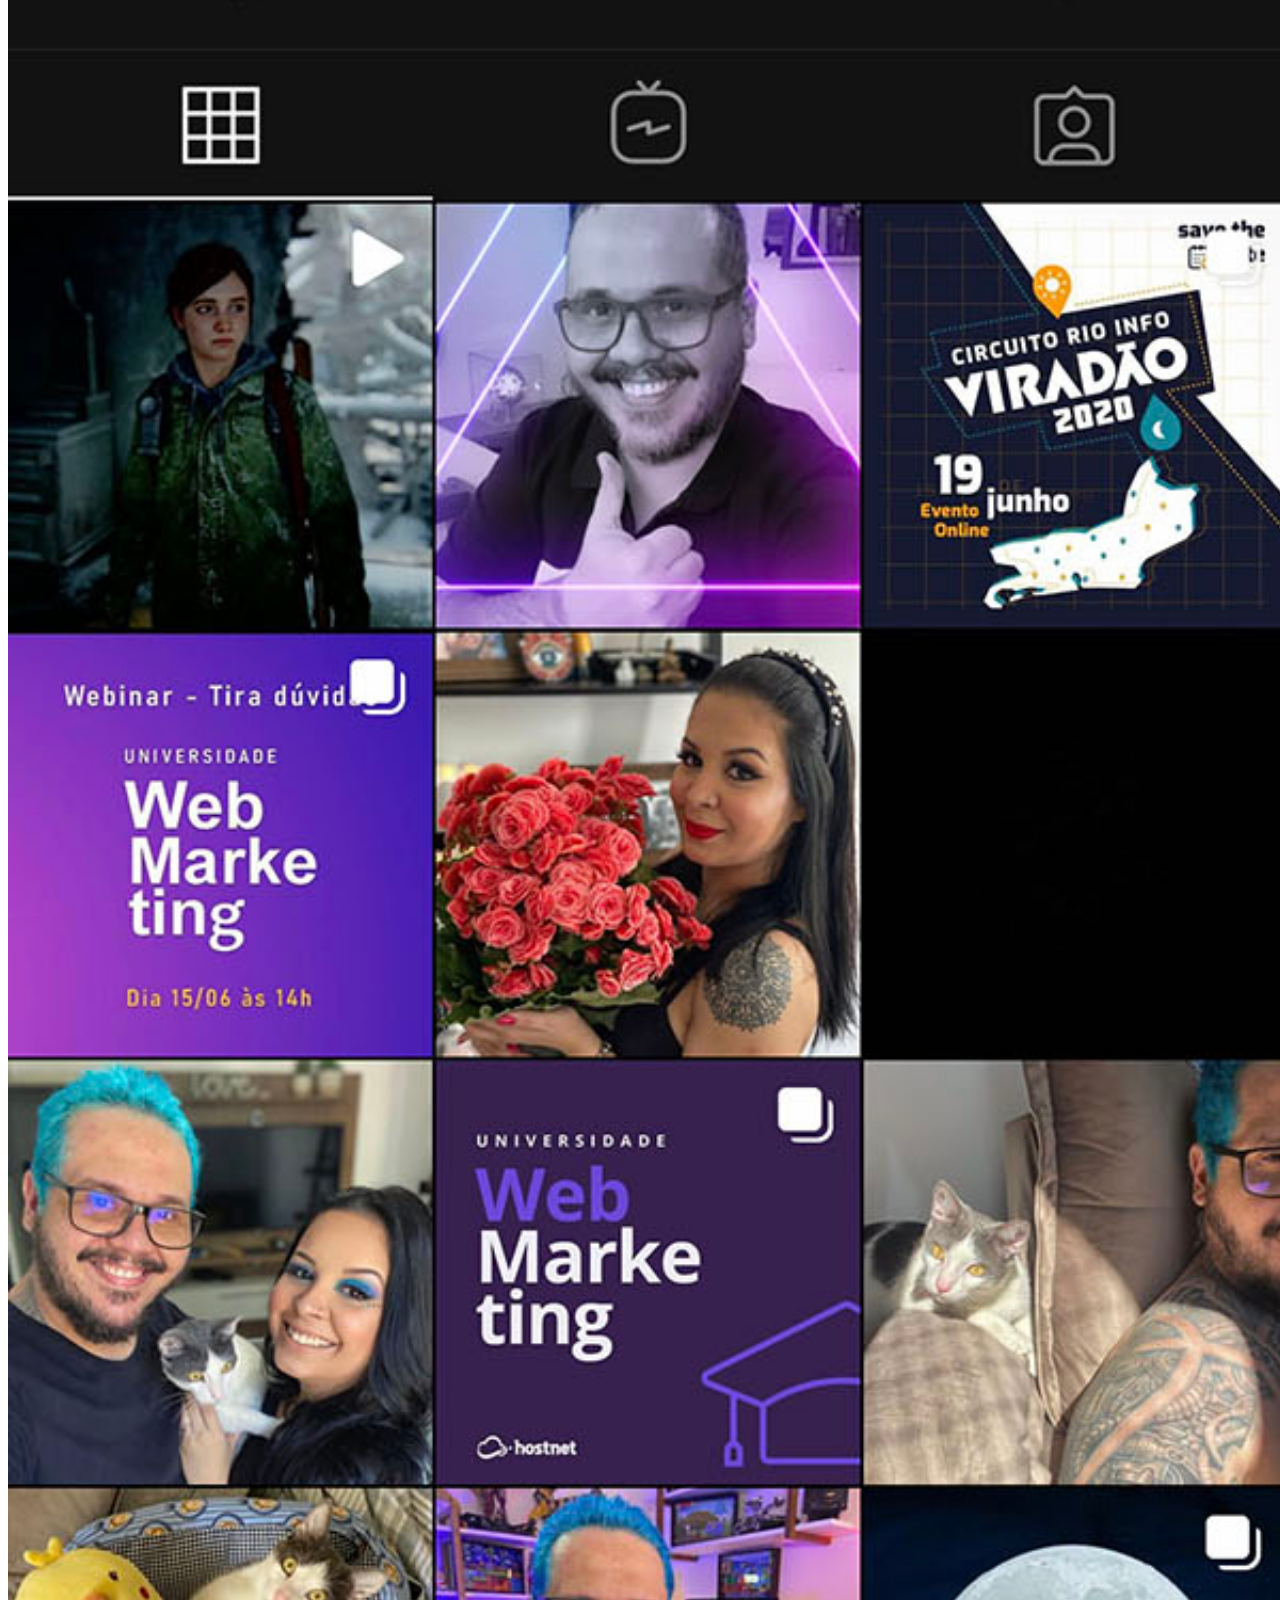
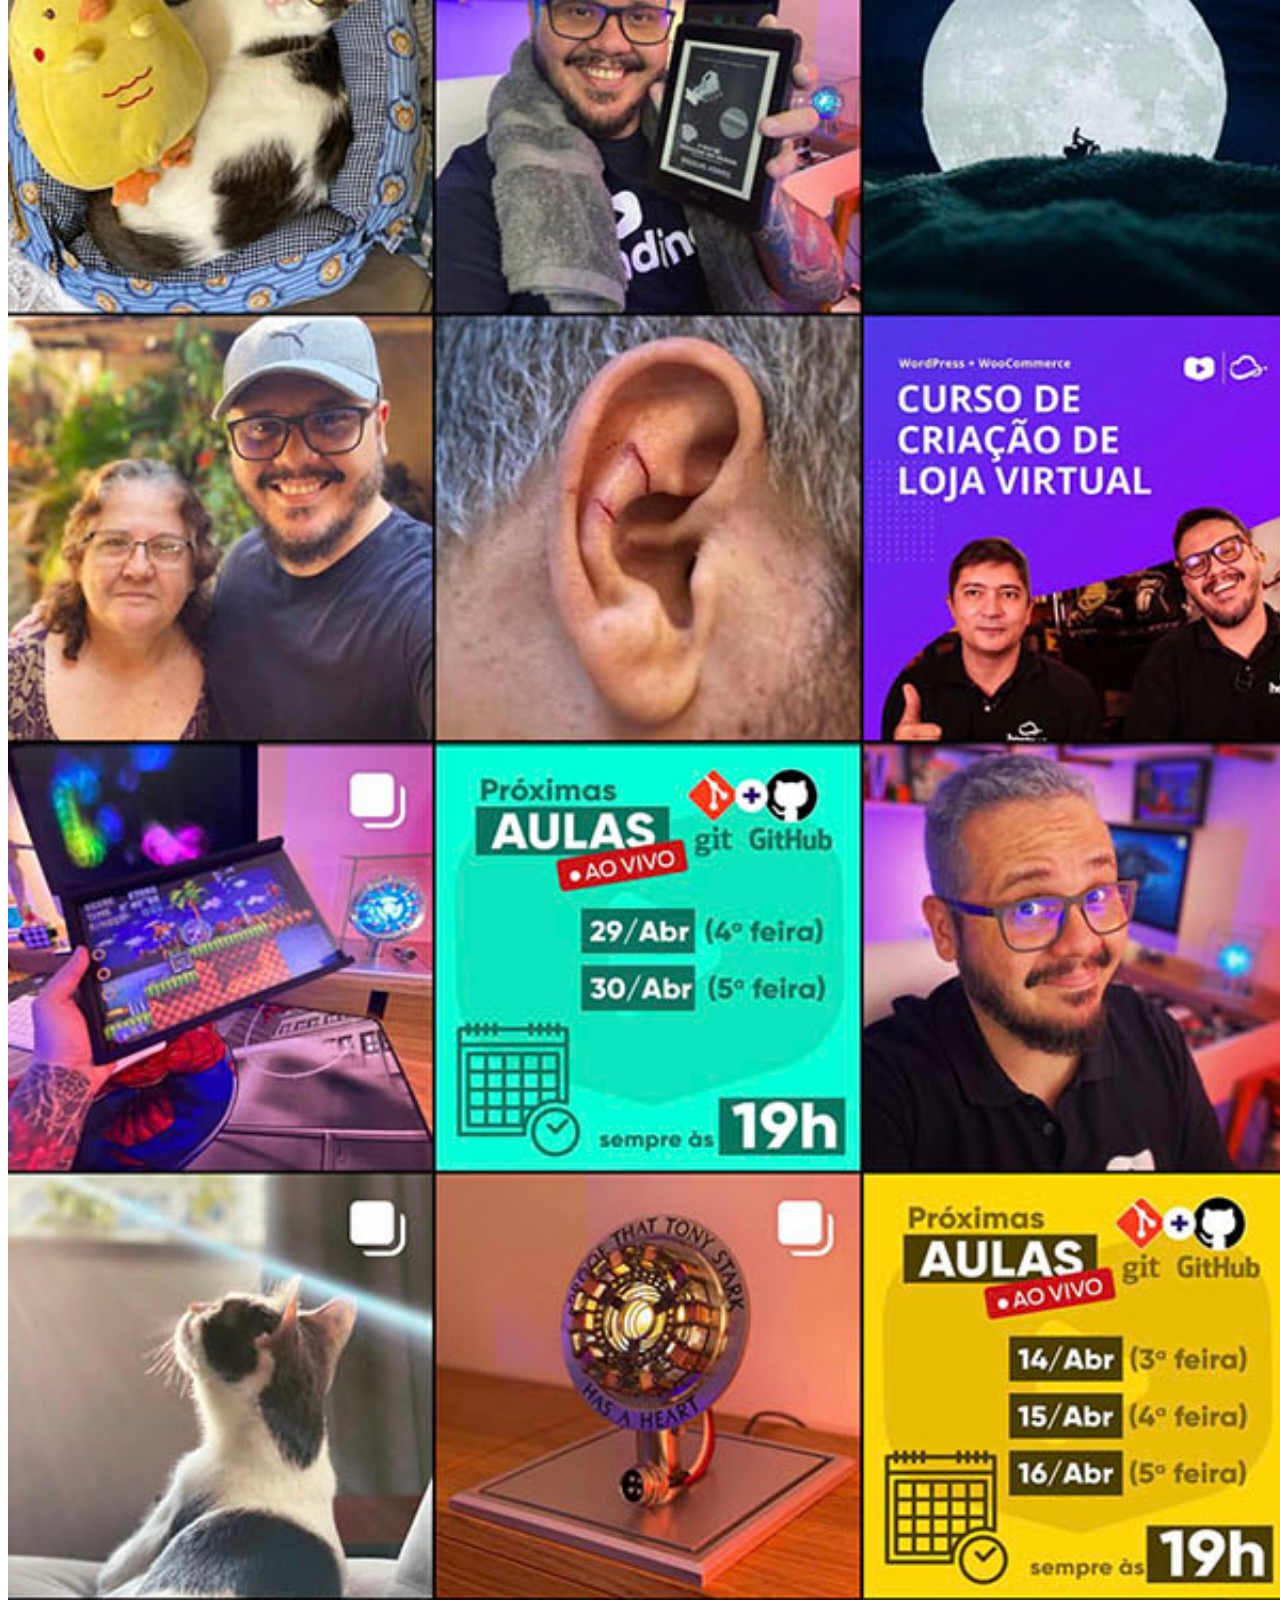
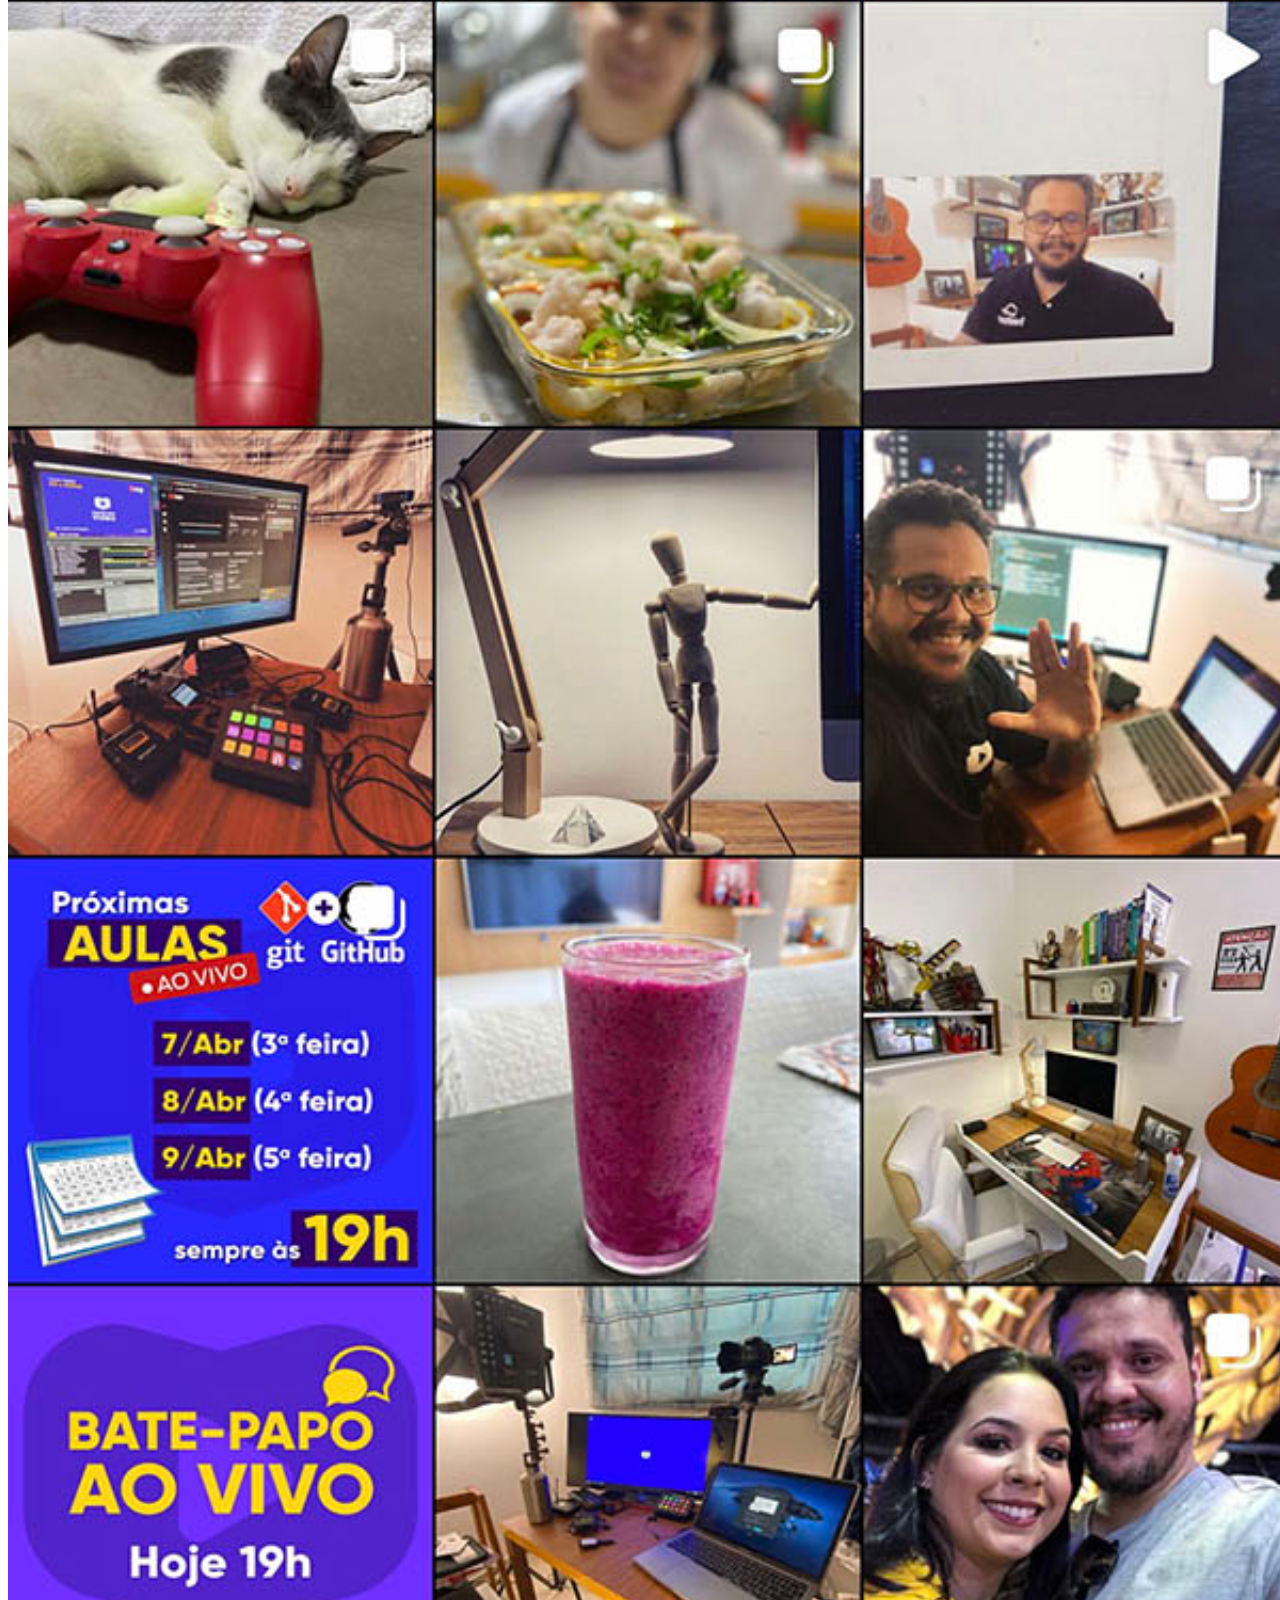
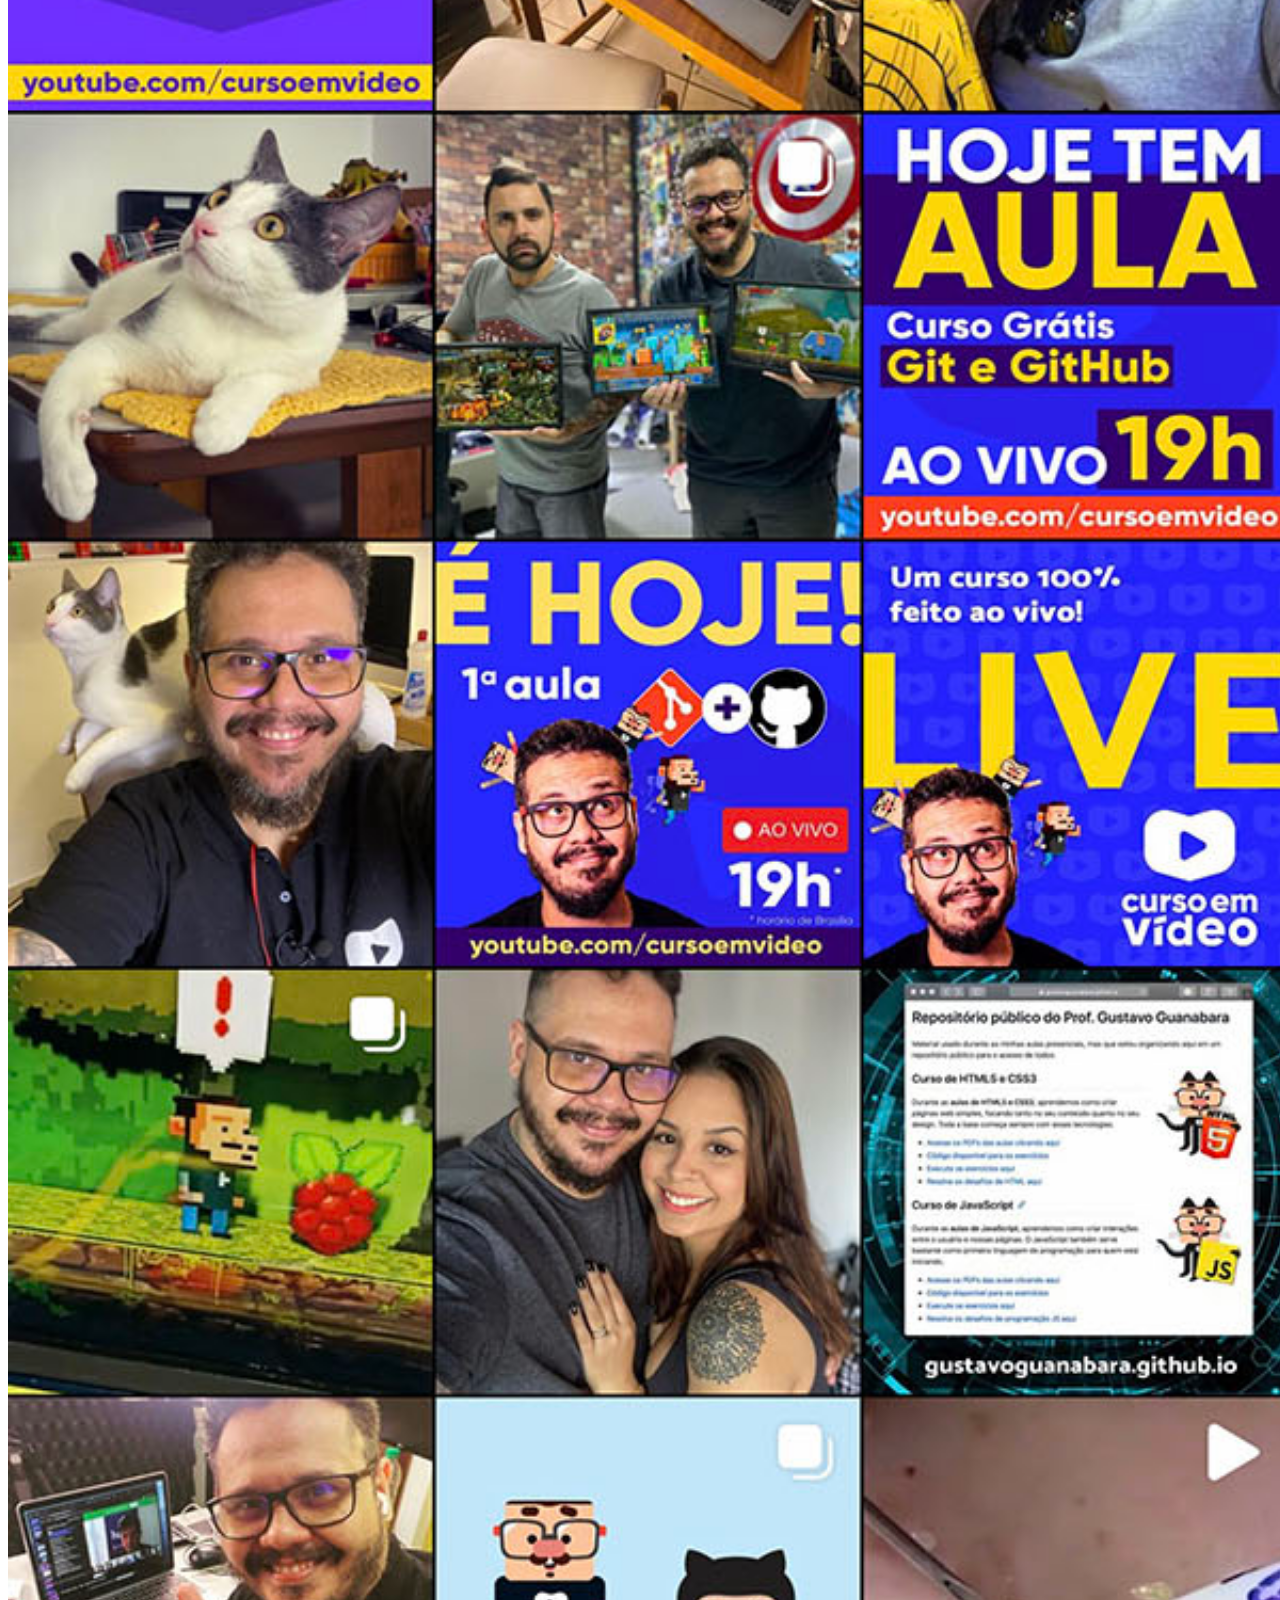
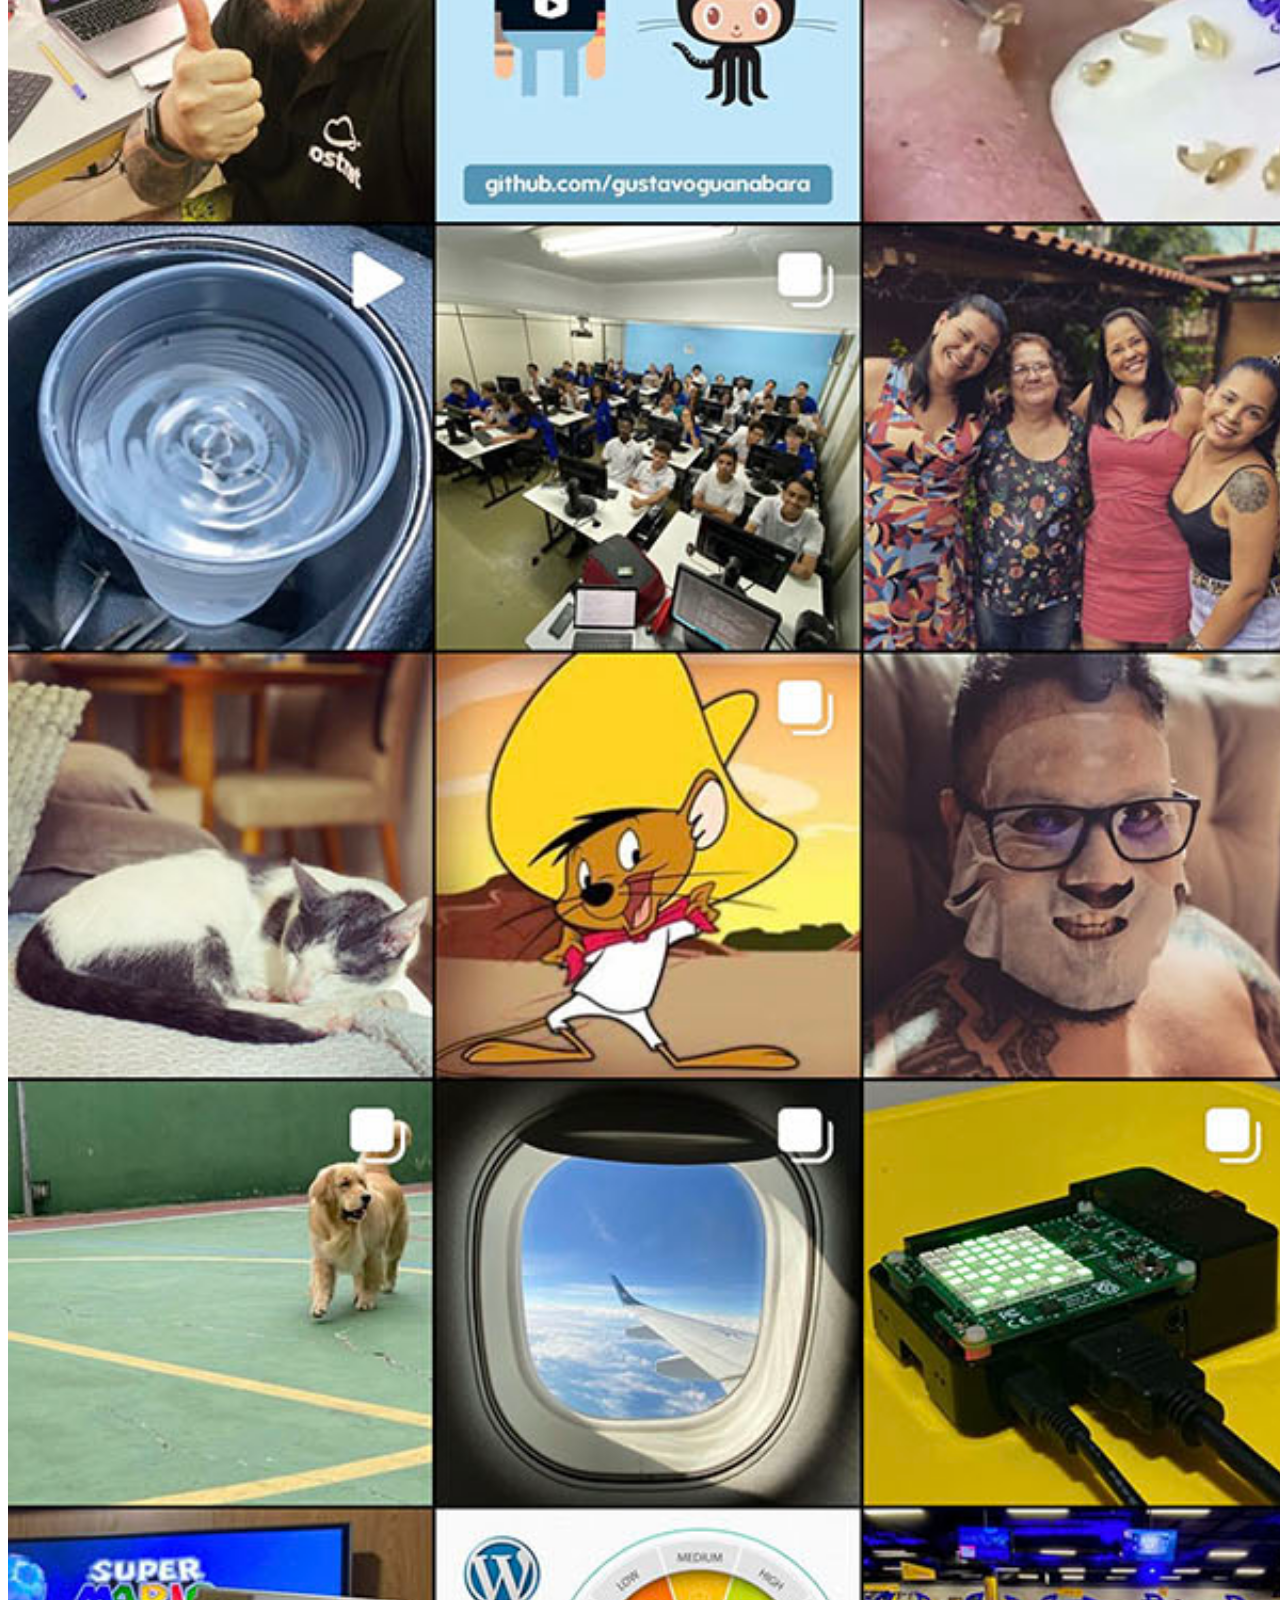
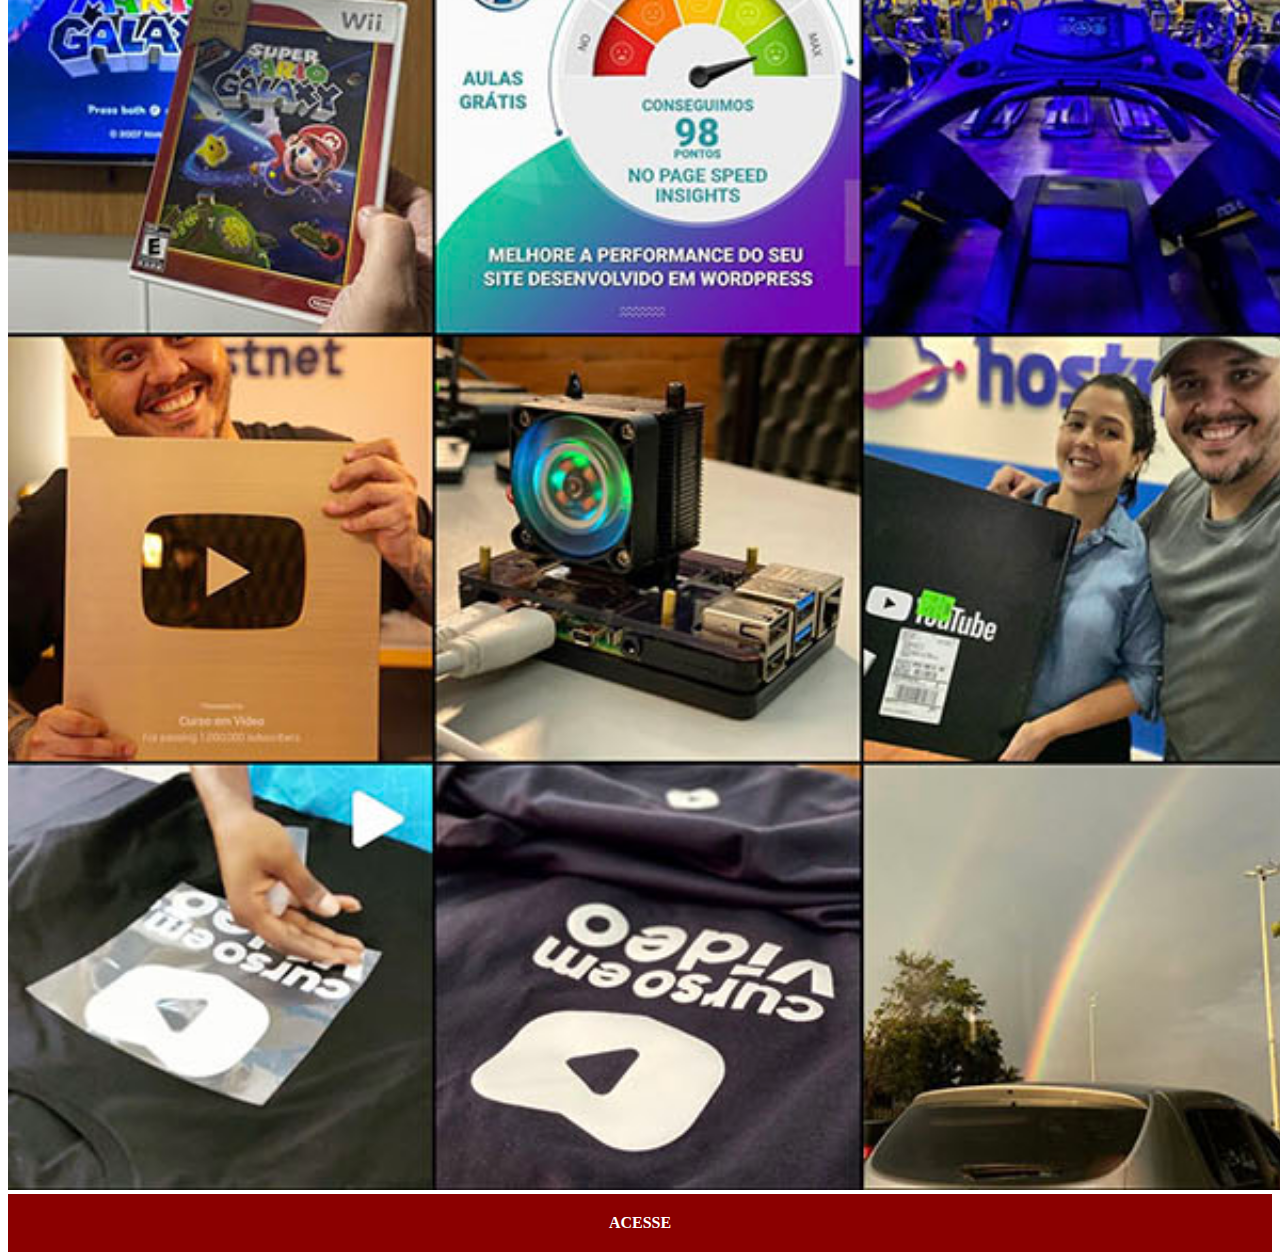
<file: instagram.html>
<!DOCTYPE html>
<html lang="pt-pt">
<head>
    <meta charset="UTF-8">
    <meta name="viewport" content="width=device-width, initial-scale=1.0">
    <title>Instagram</title>
    <link rel="stylesheet" href="estilos/social.css">
</head>
<body>
    <img src="imagens/tela-instagram.jpg" alt="Instagram">
    <a href="instagram.com/gustavoguanabara" target="_blank">ACESSE</a>
</body>
</html>
</file>
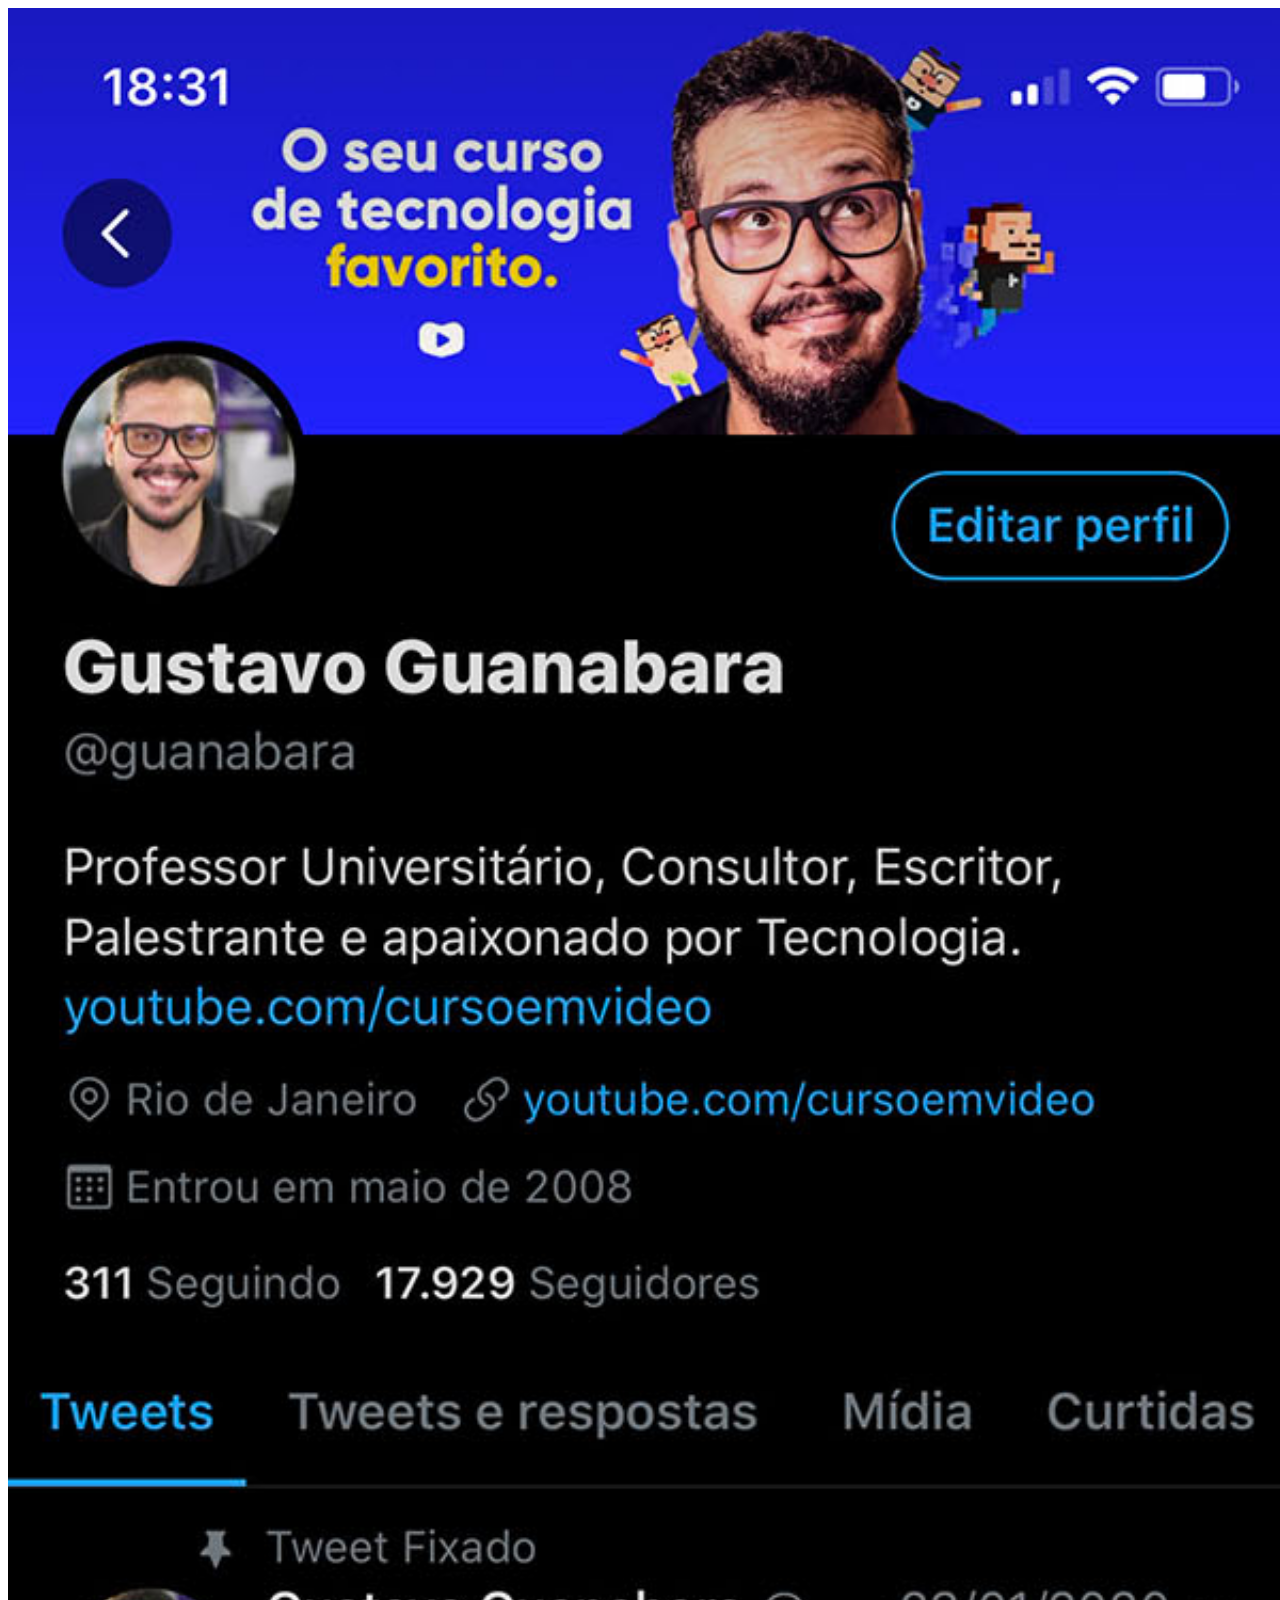
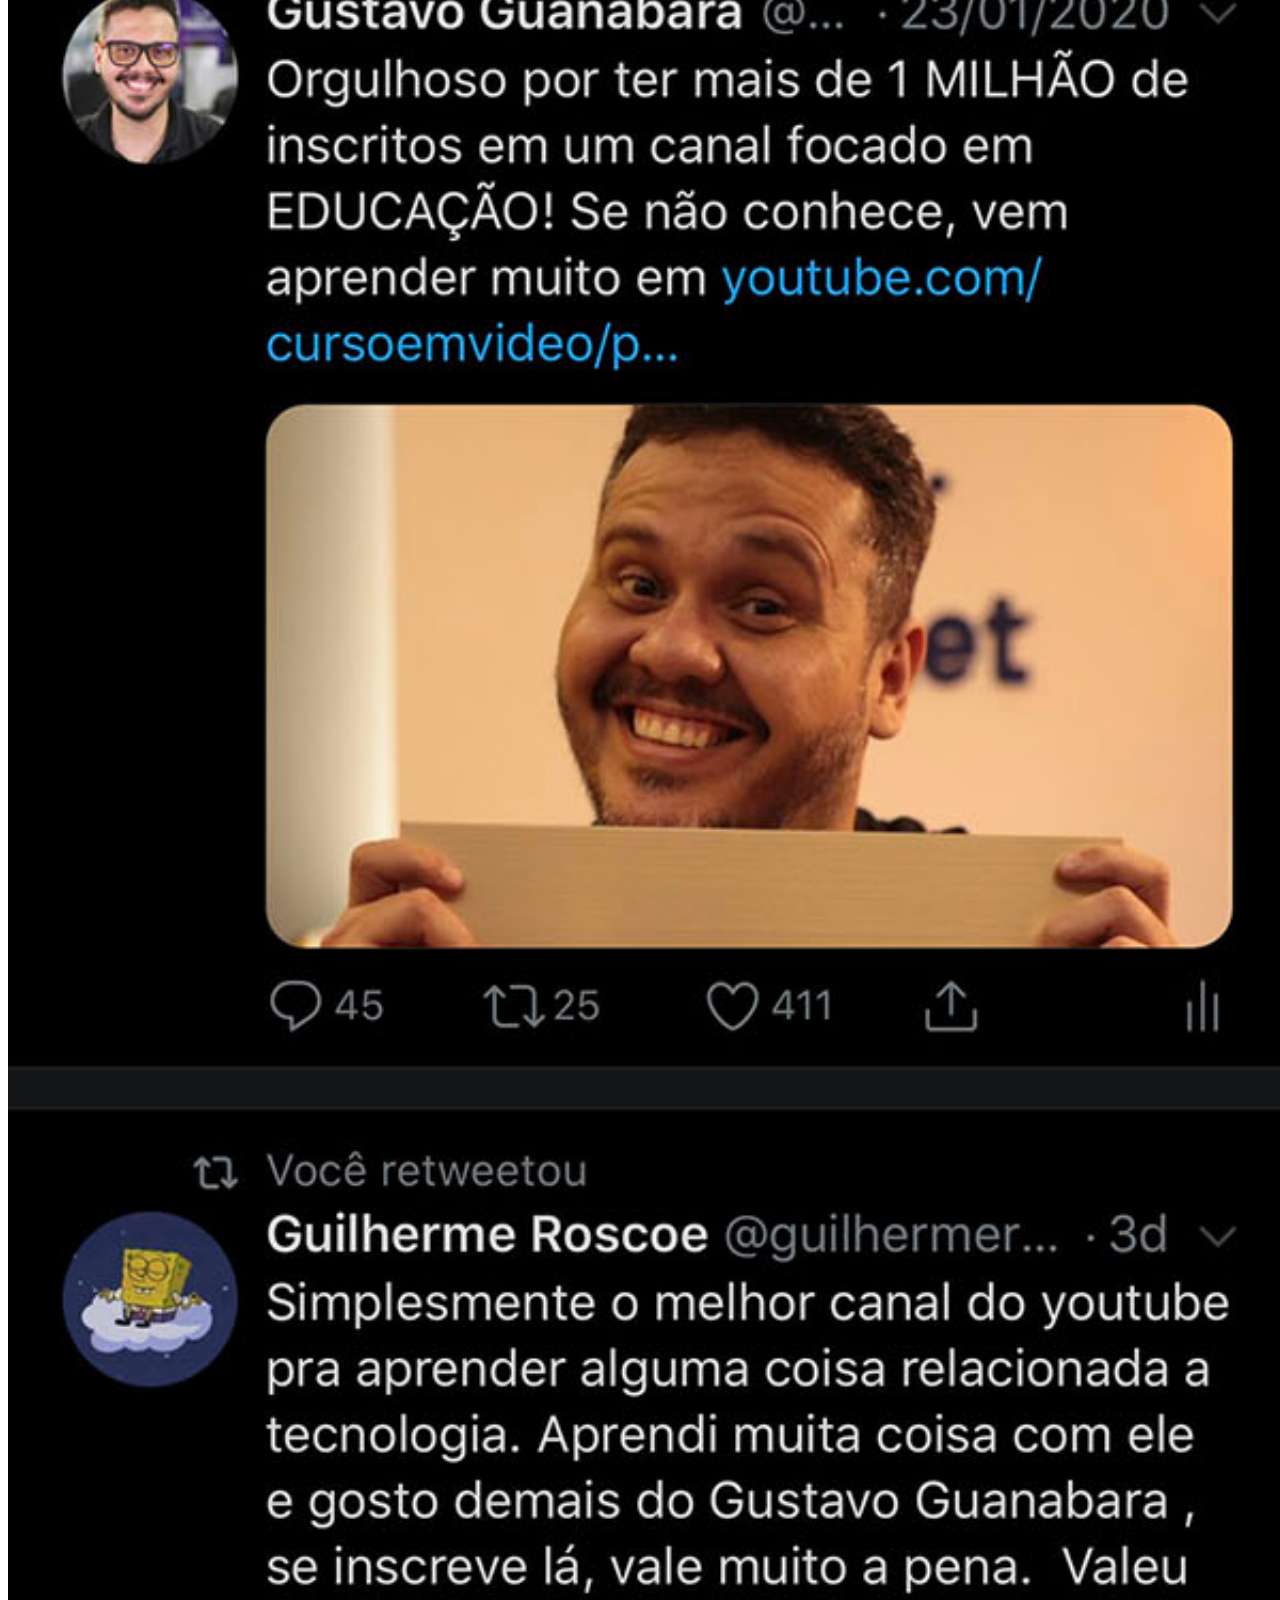
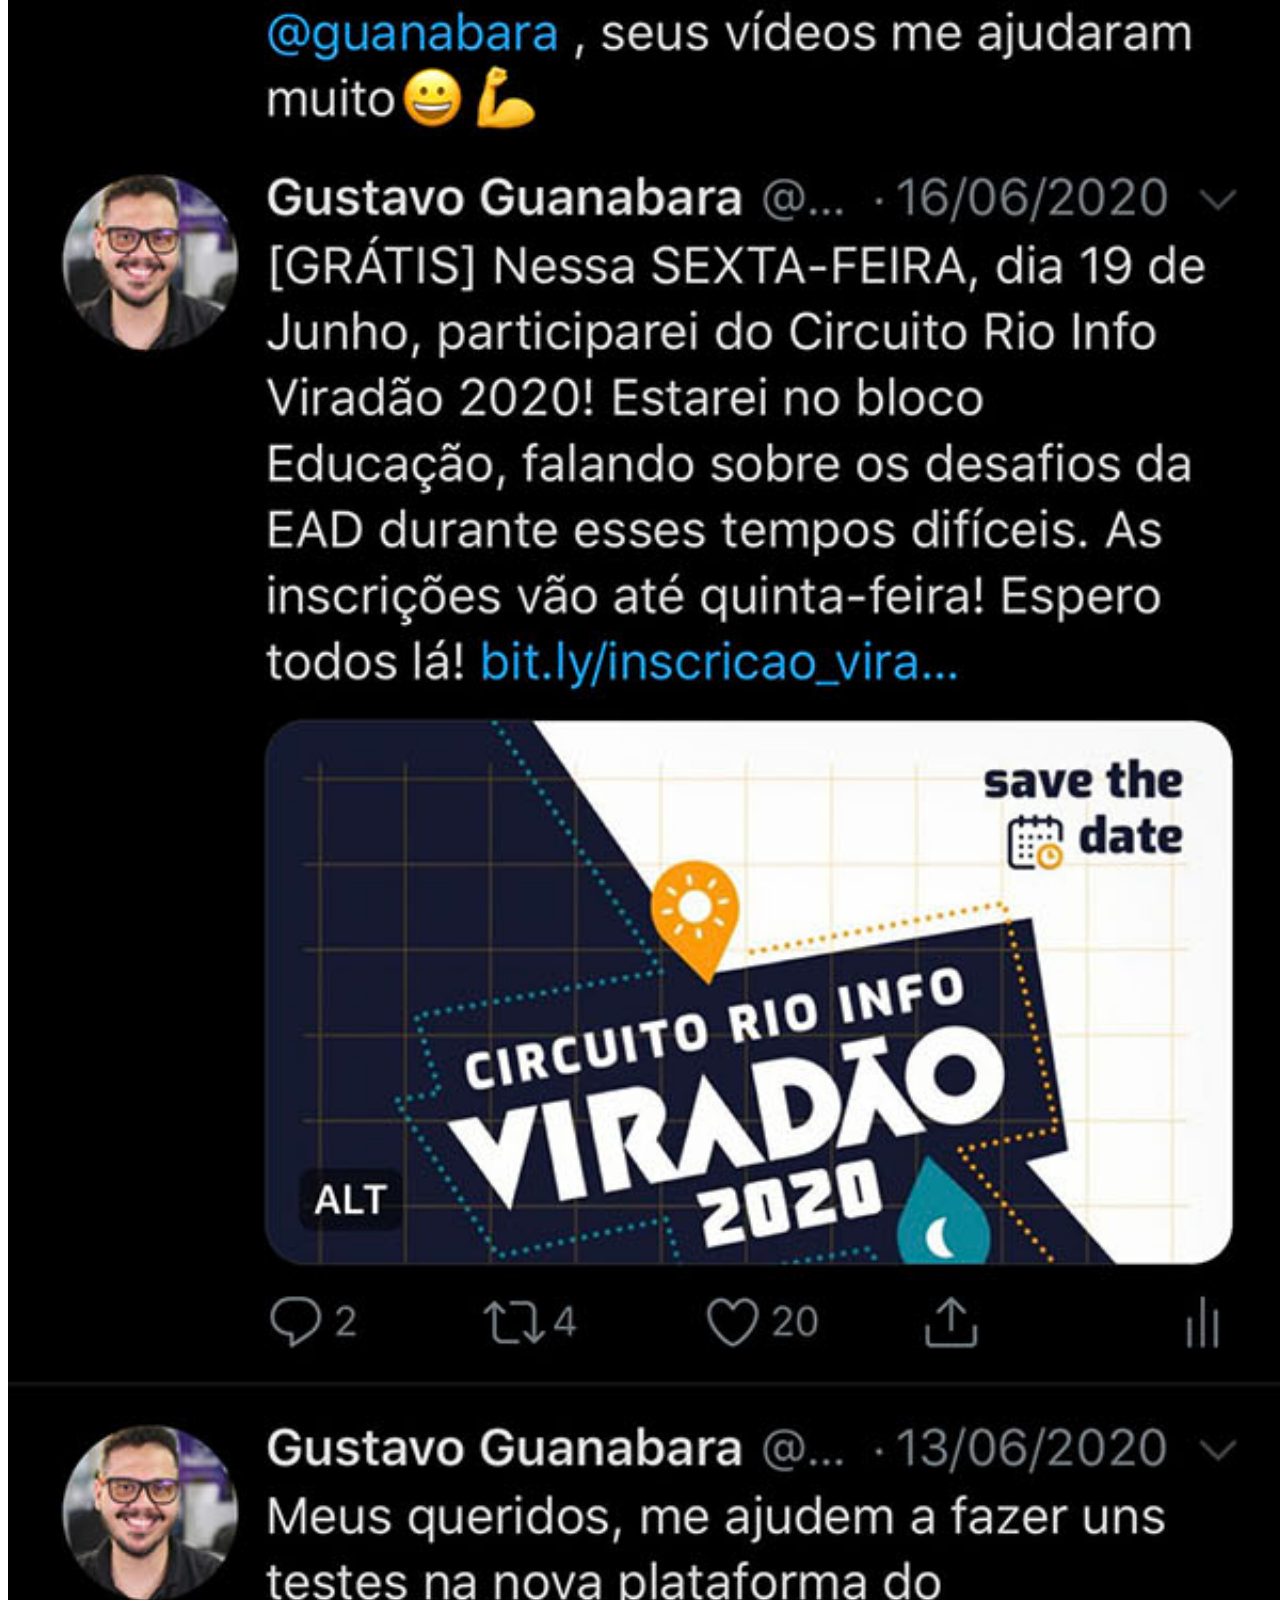
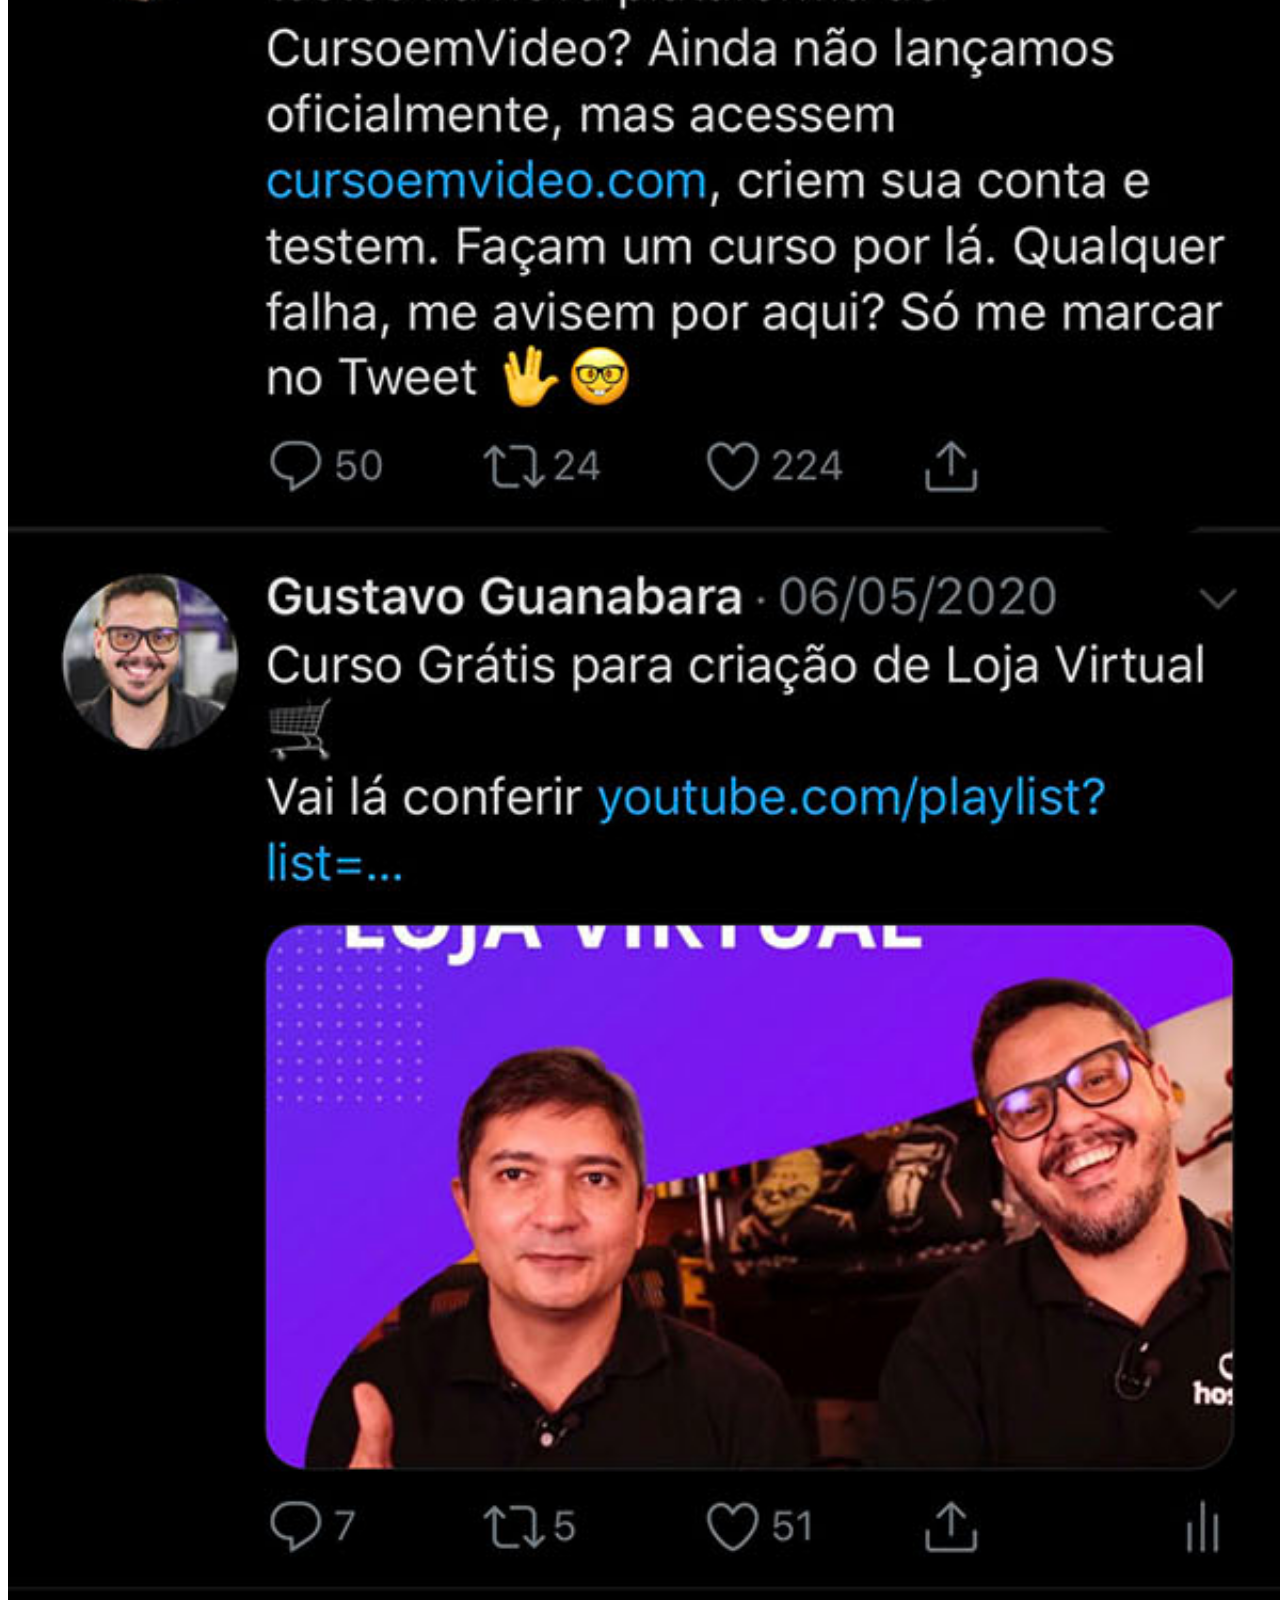
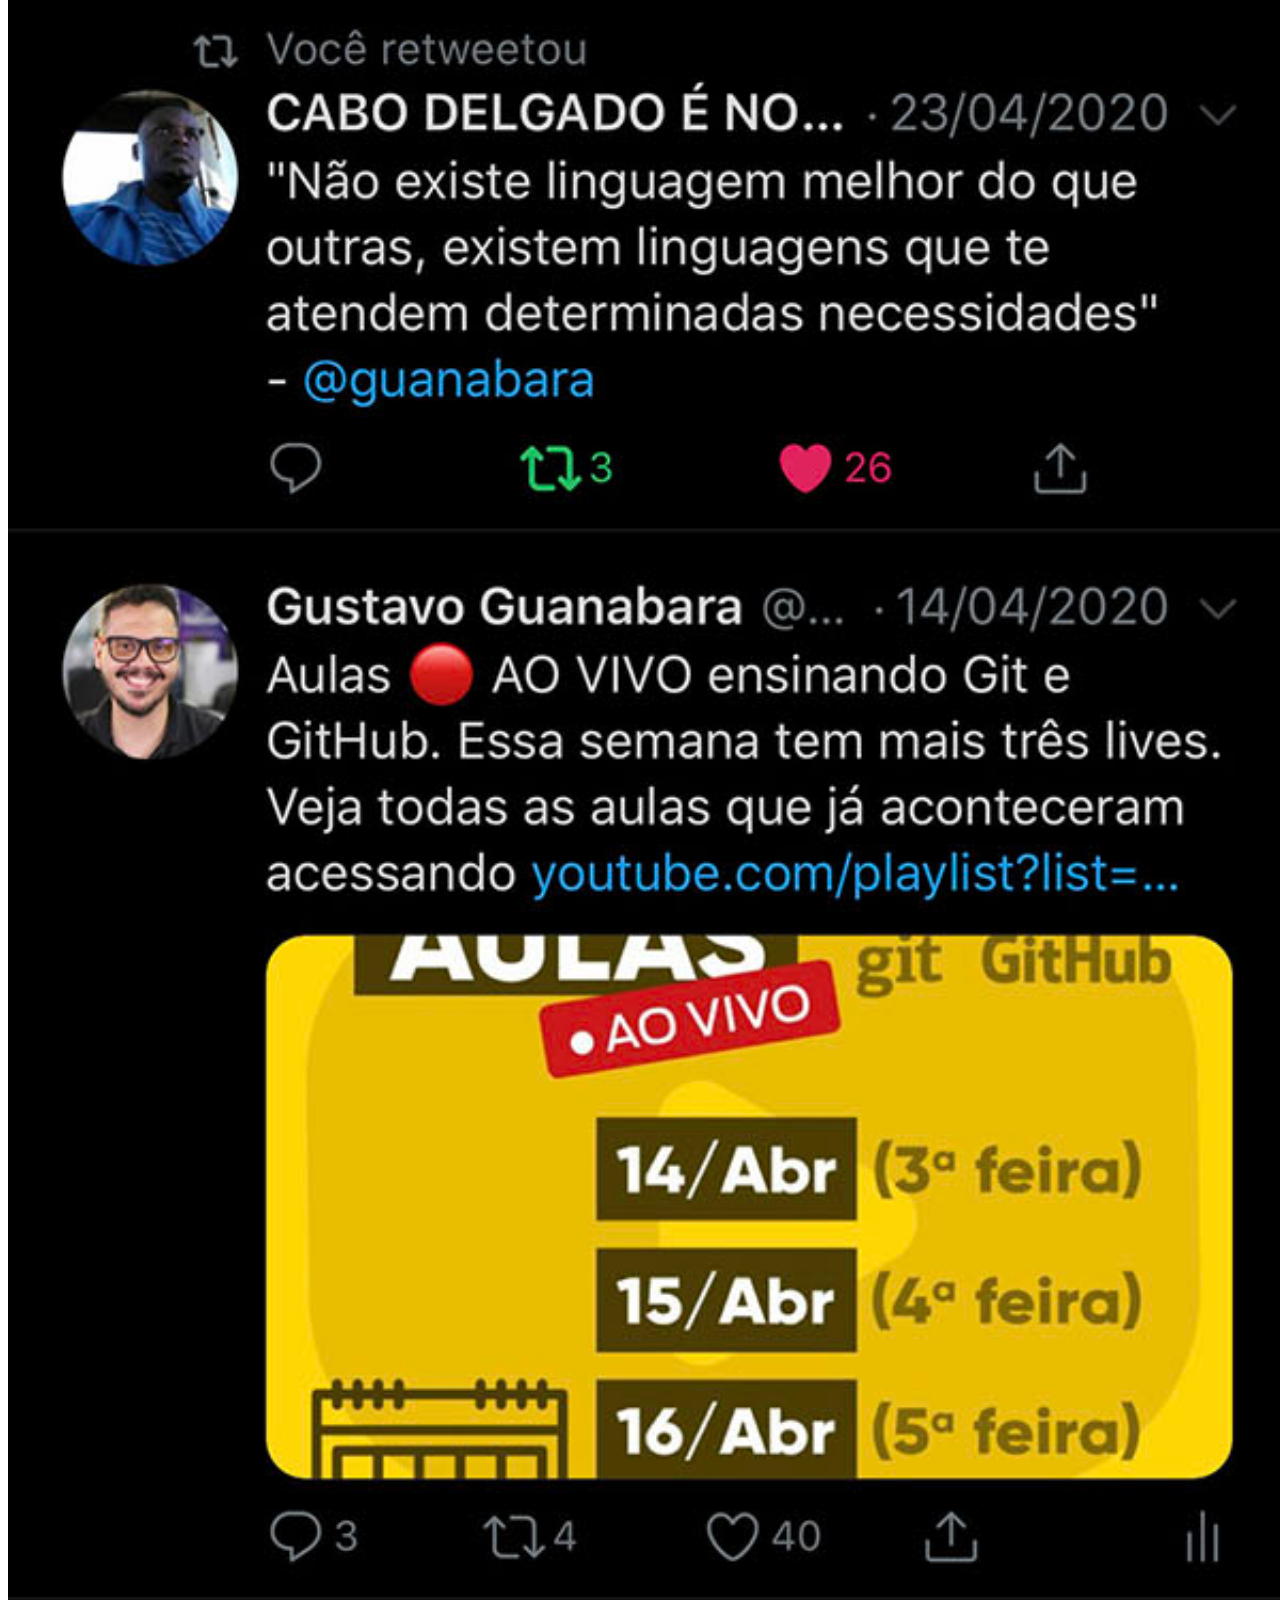
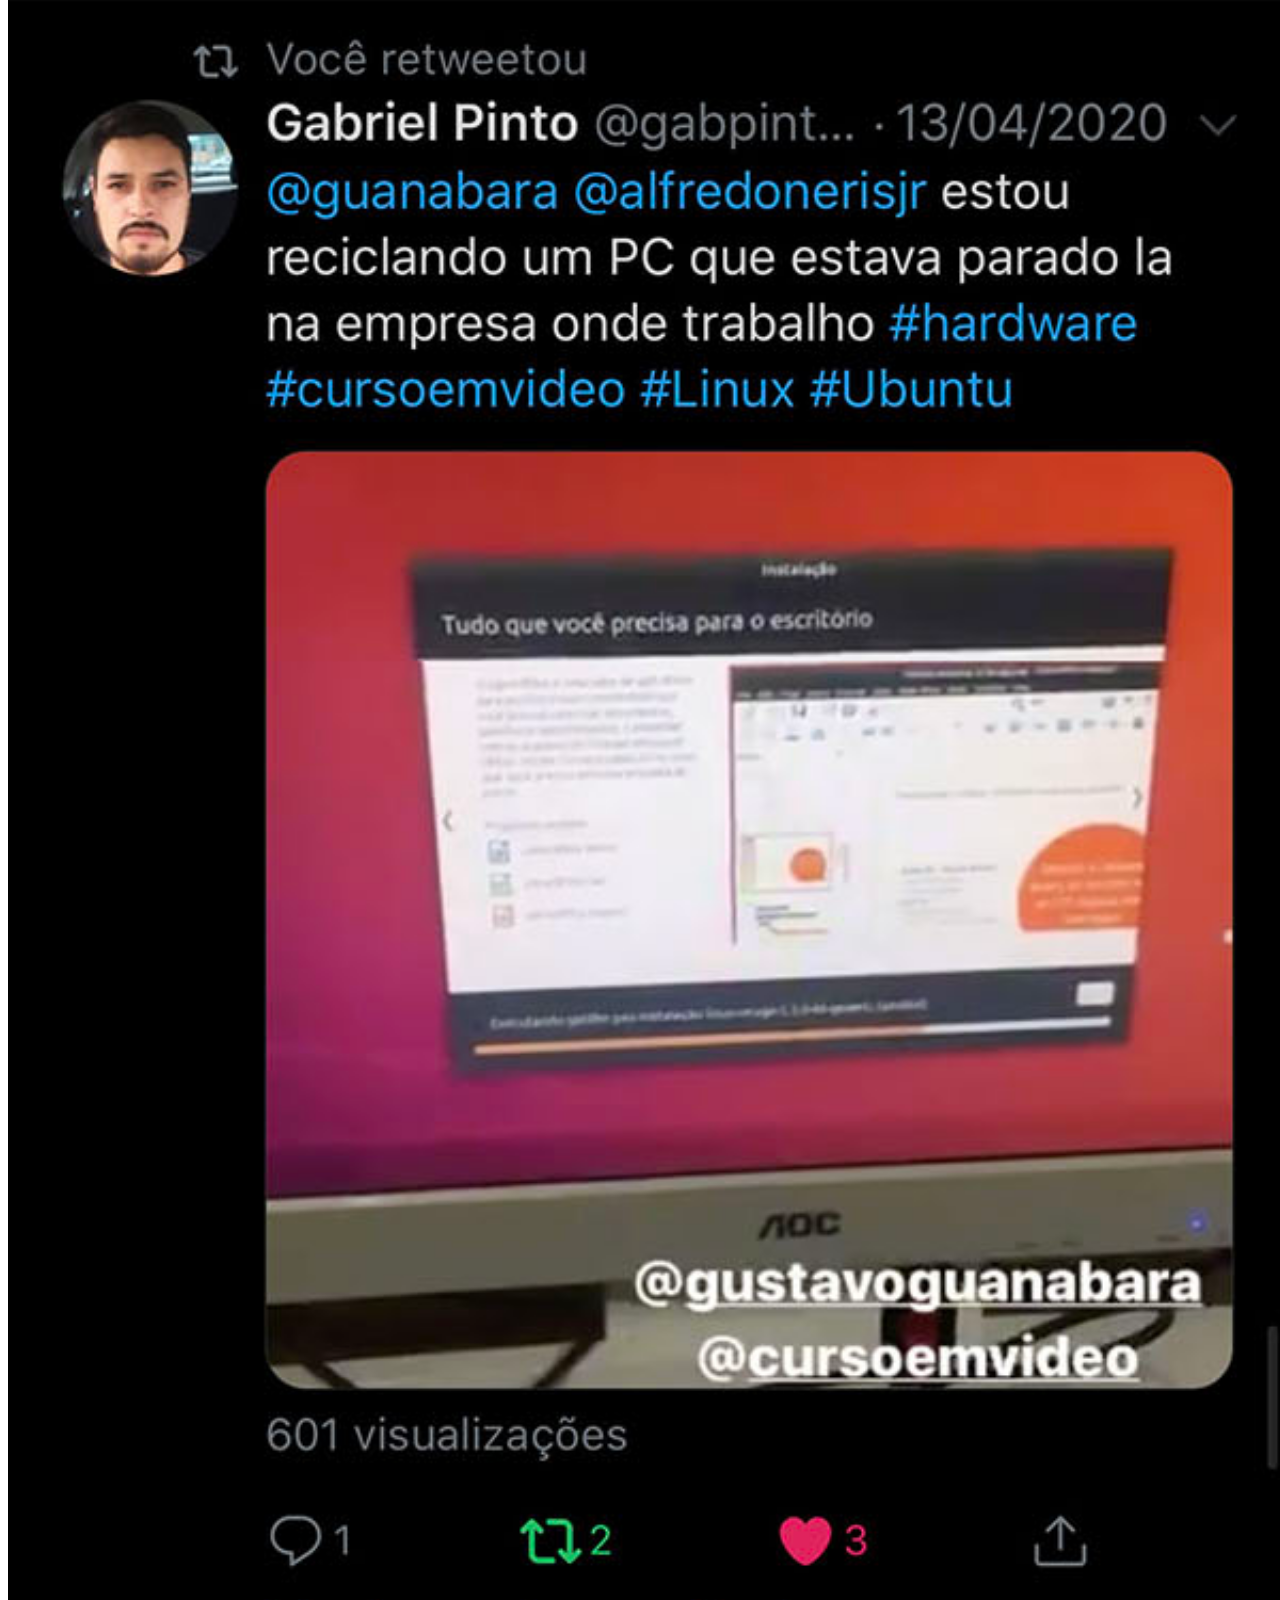
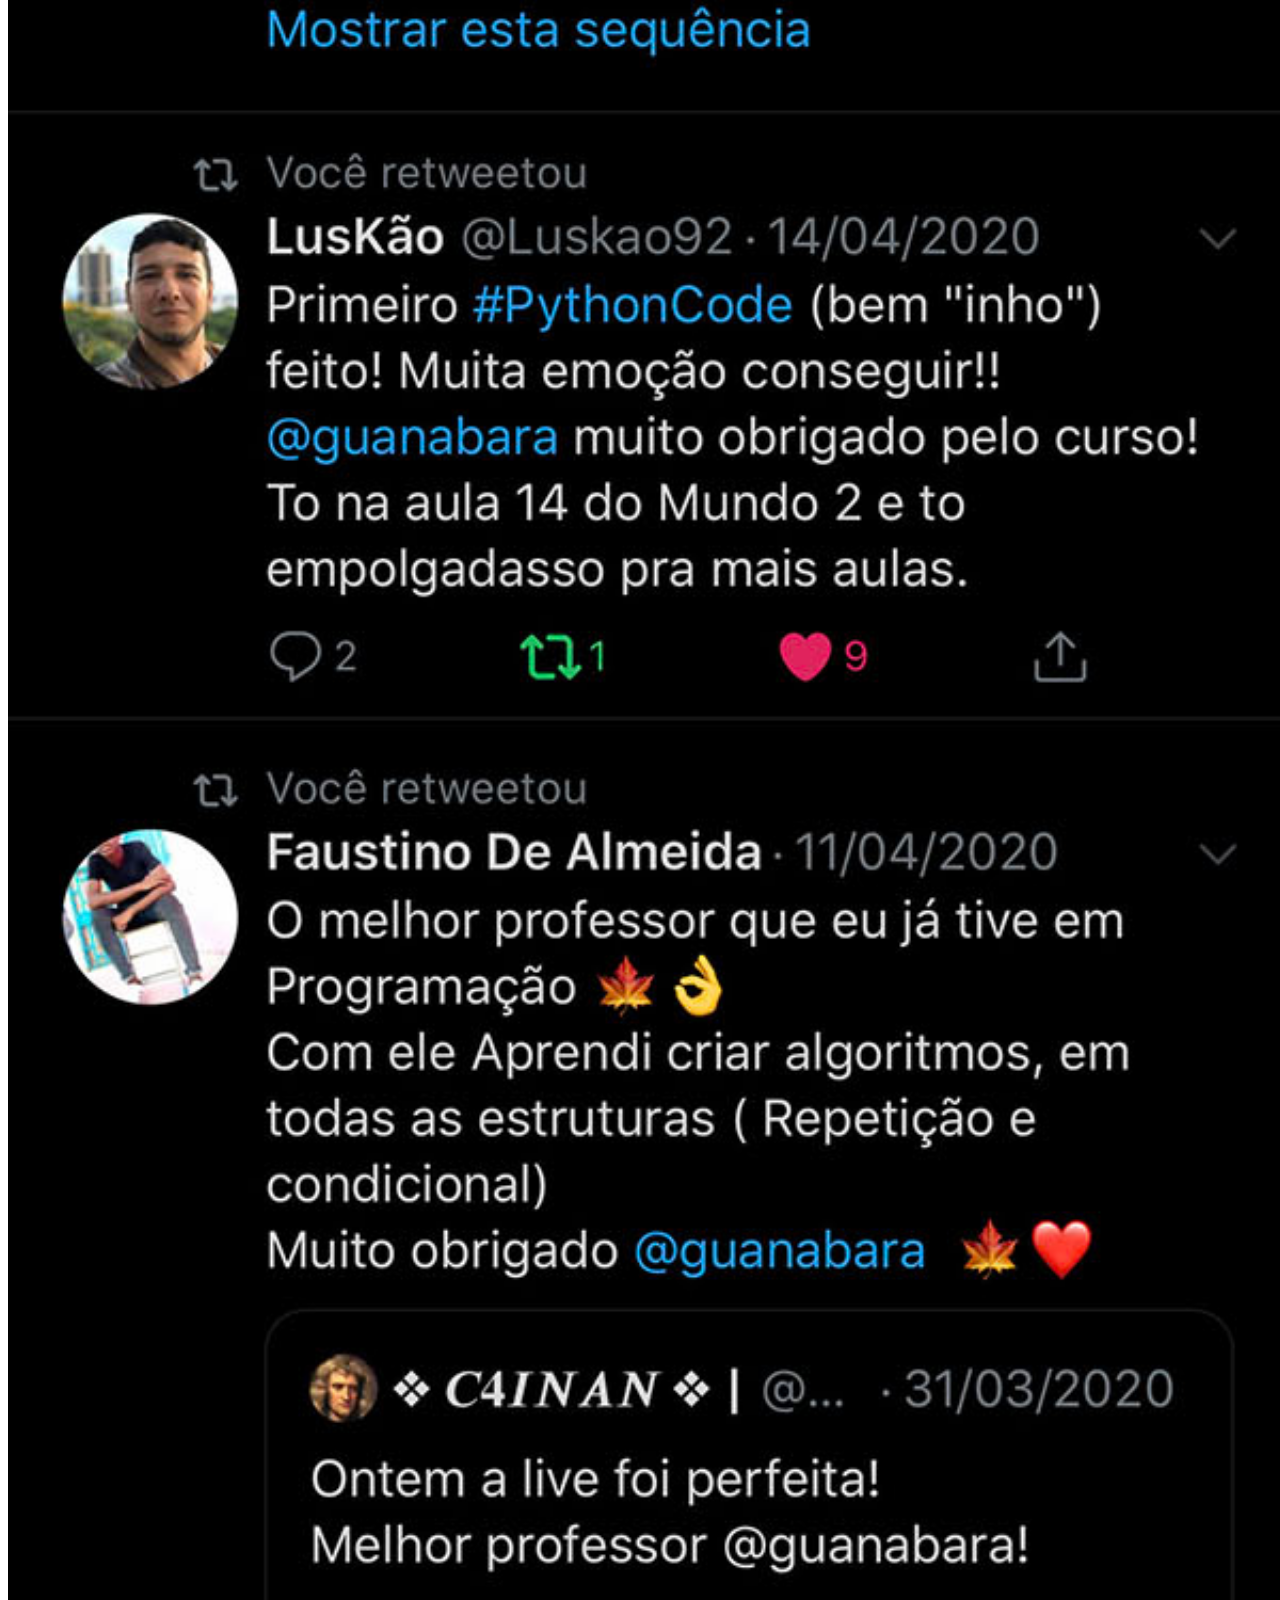
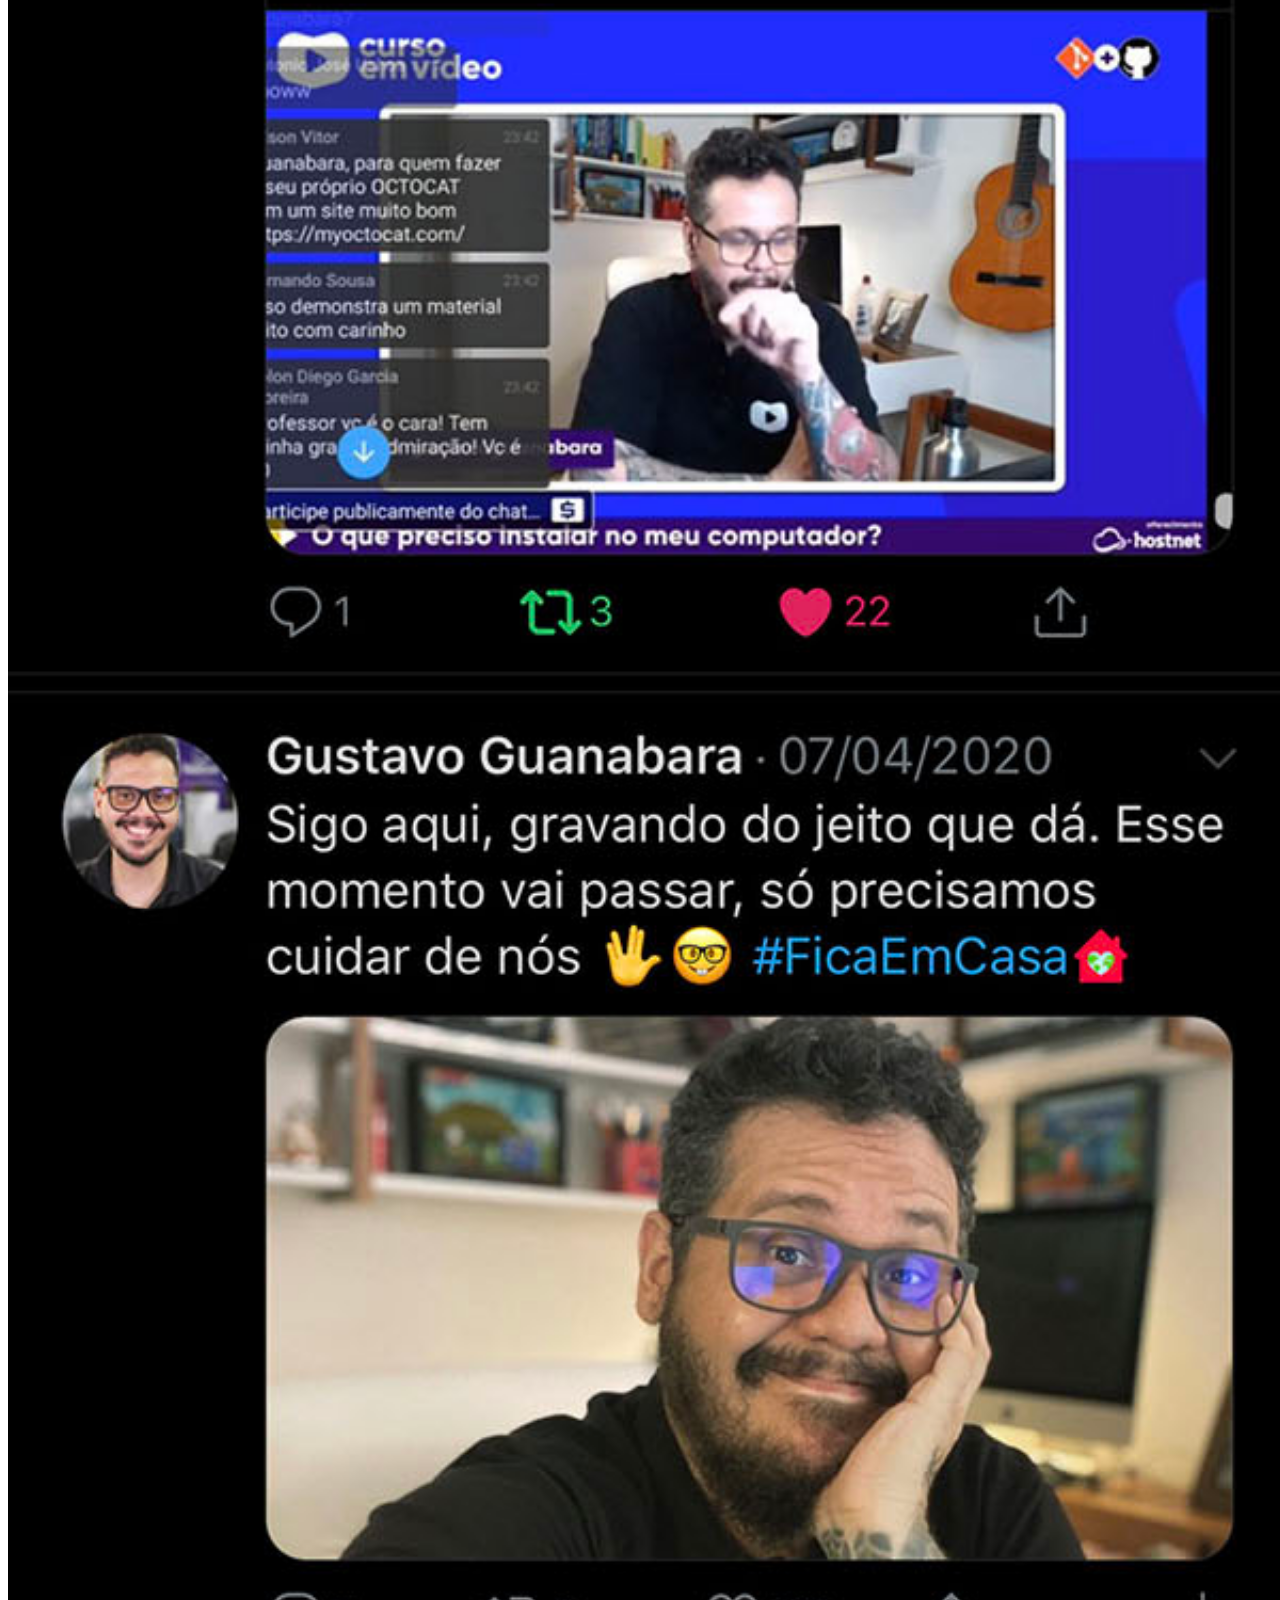
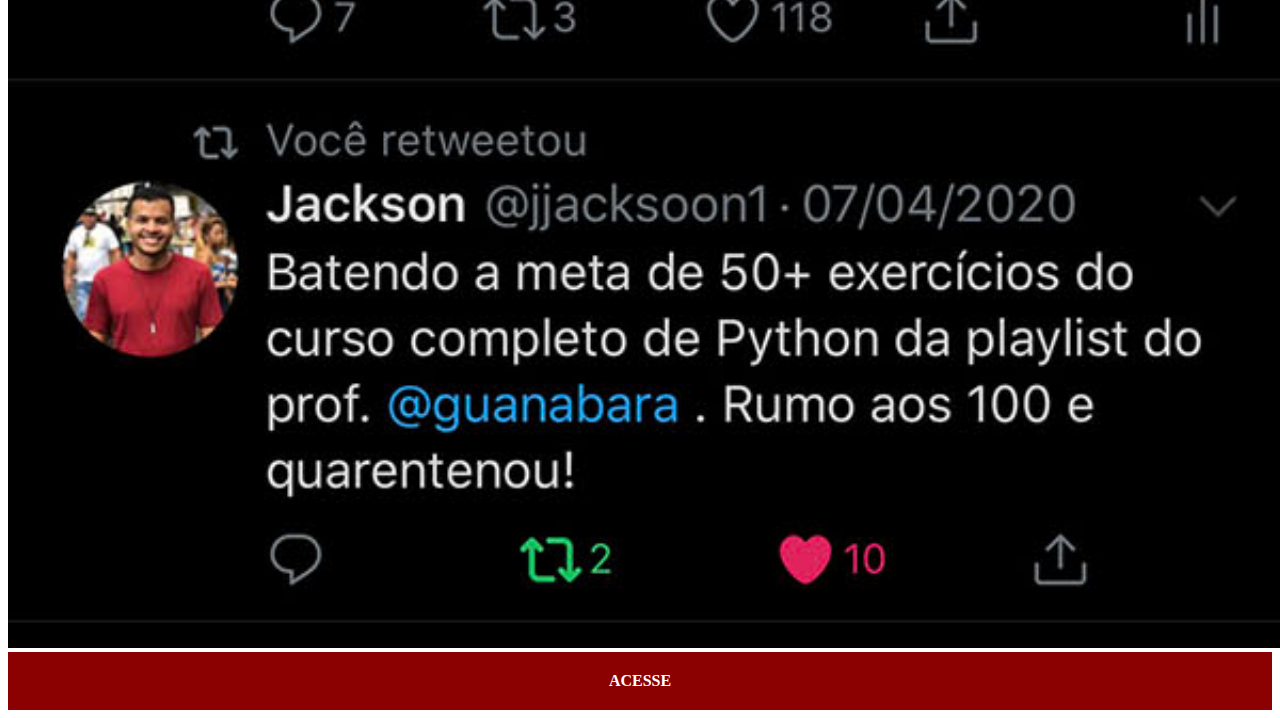
<file: twitter.html>
<!DOCTYPE html>
<html lang="pt-pt">
<head>
    <meta charset="UTF-8">
    <meta name="viewport" content="width=device-width, initial-scale=1.0">
    <title>Twitter</title>
    <link rel="stylesheet" href="estilos/social.css">
</head>
<body>
    <img src="imagens/tela-twitter.jpg" alt="Twitter">
    <a href="twitter.com" target="_blank">ACESSE</a>
</body>
</html>
</file>
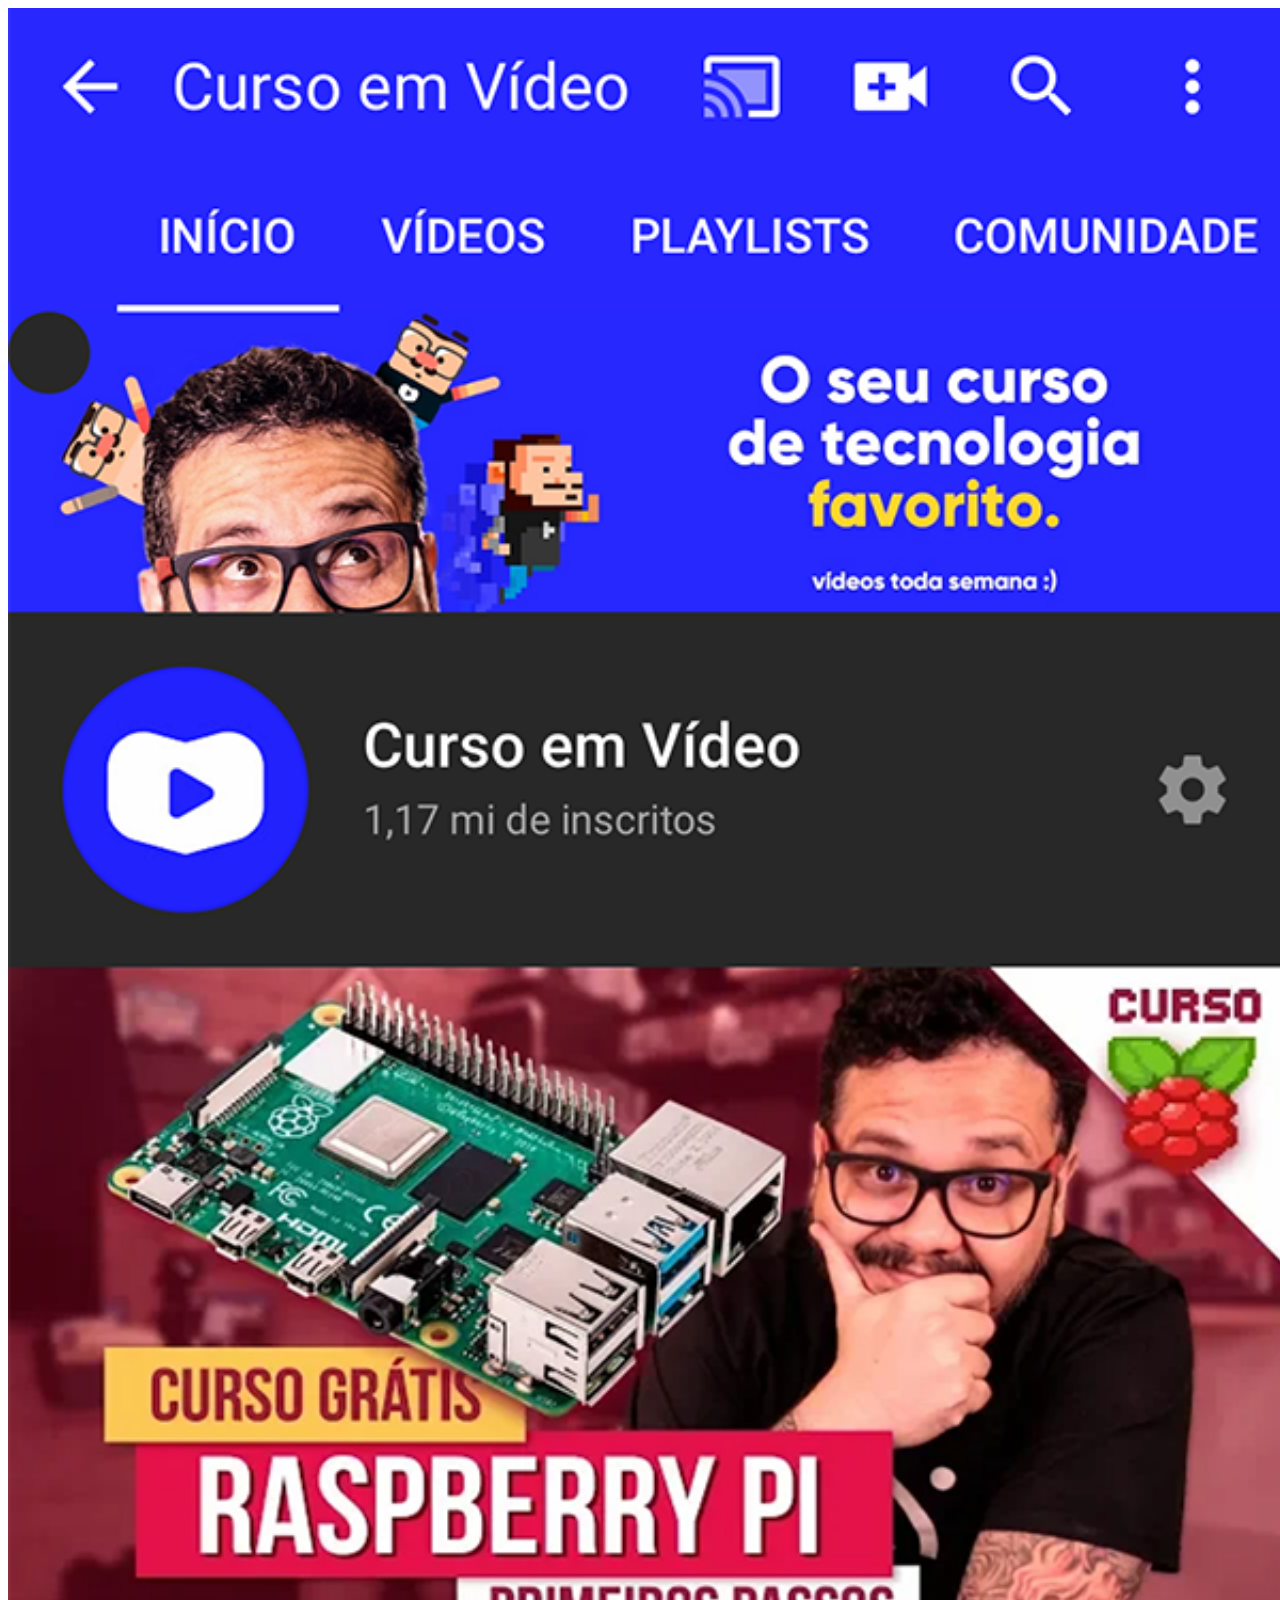
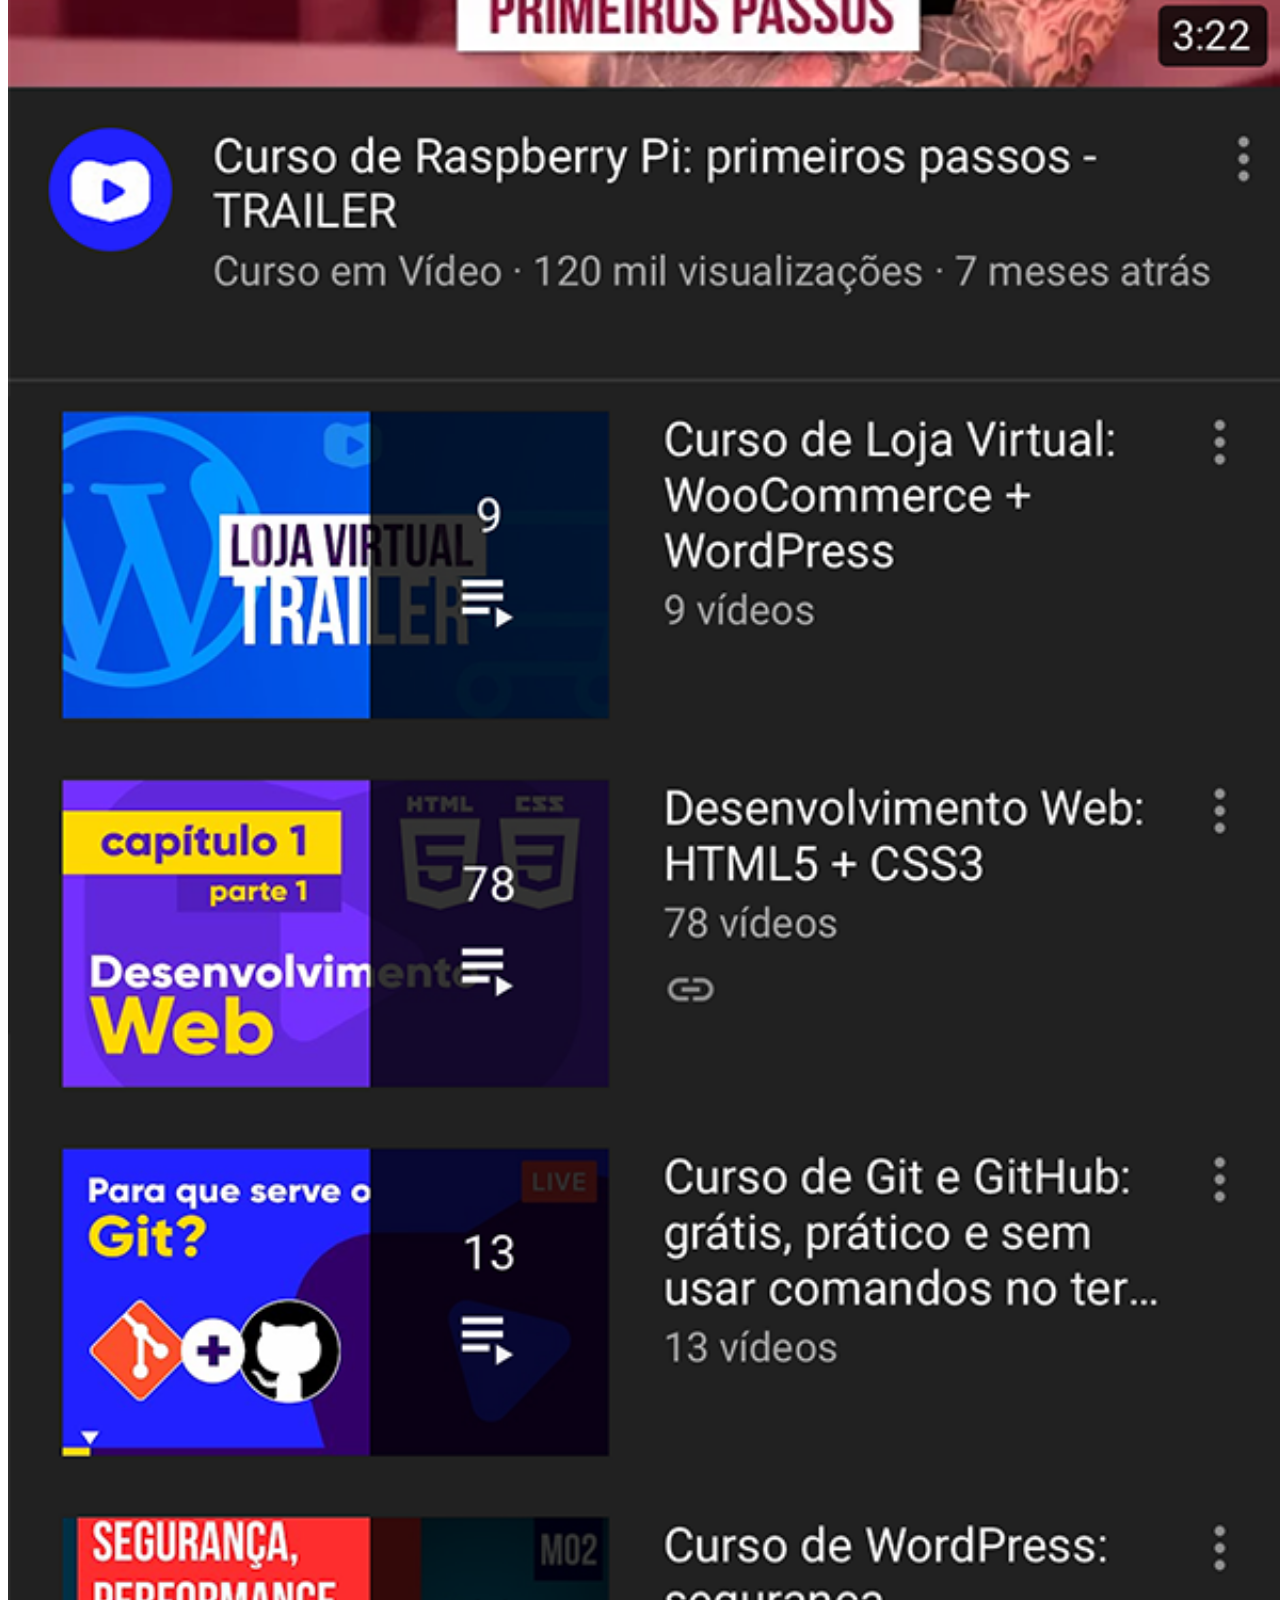
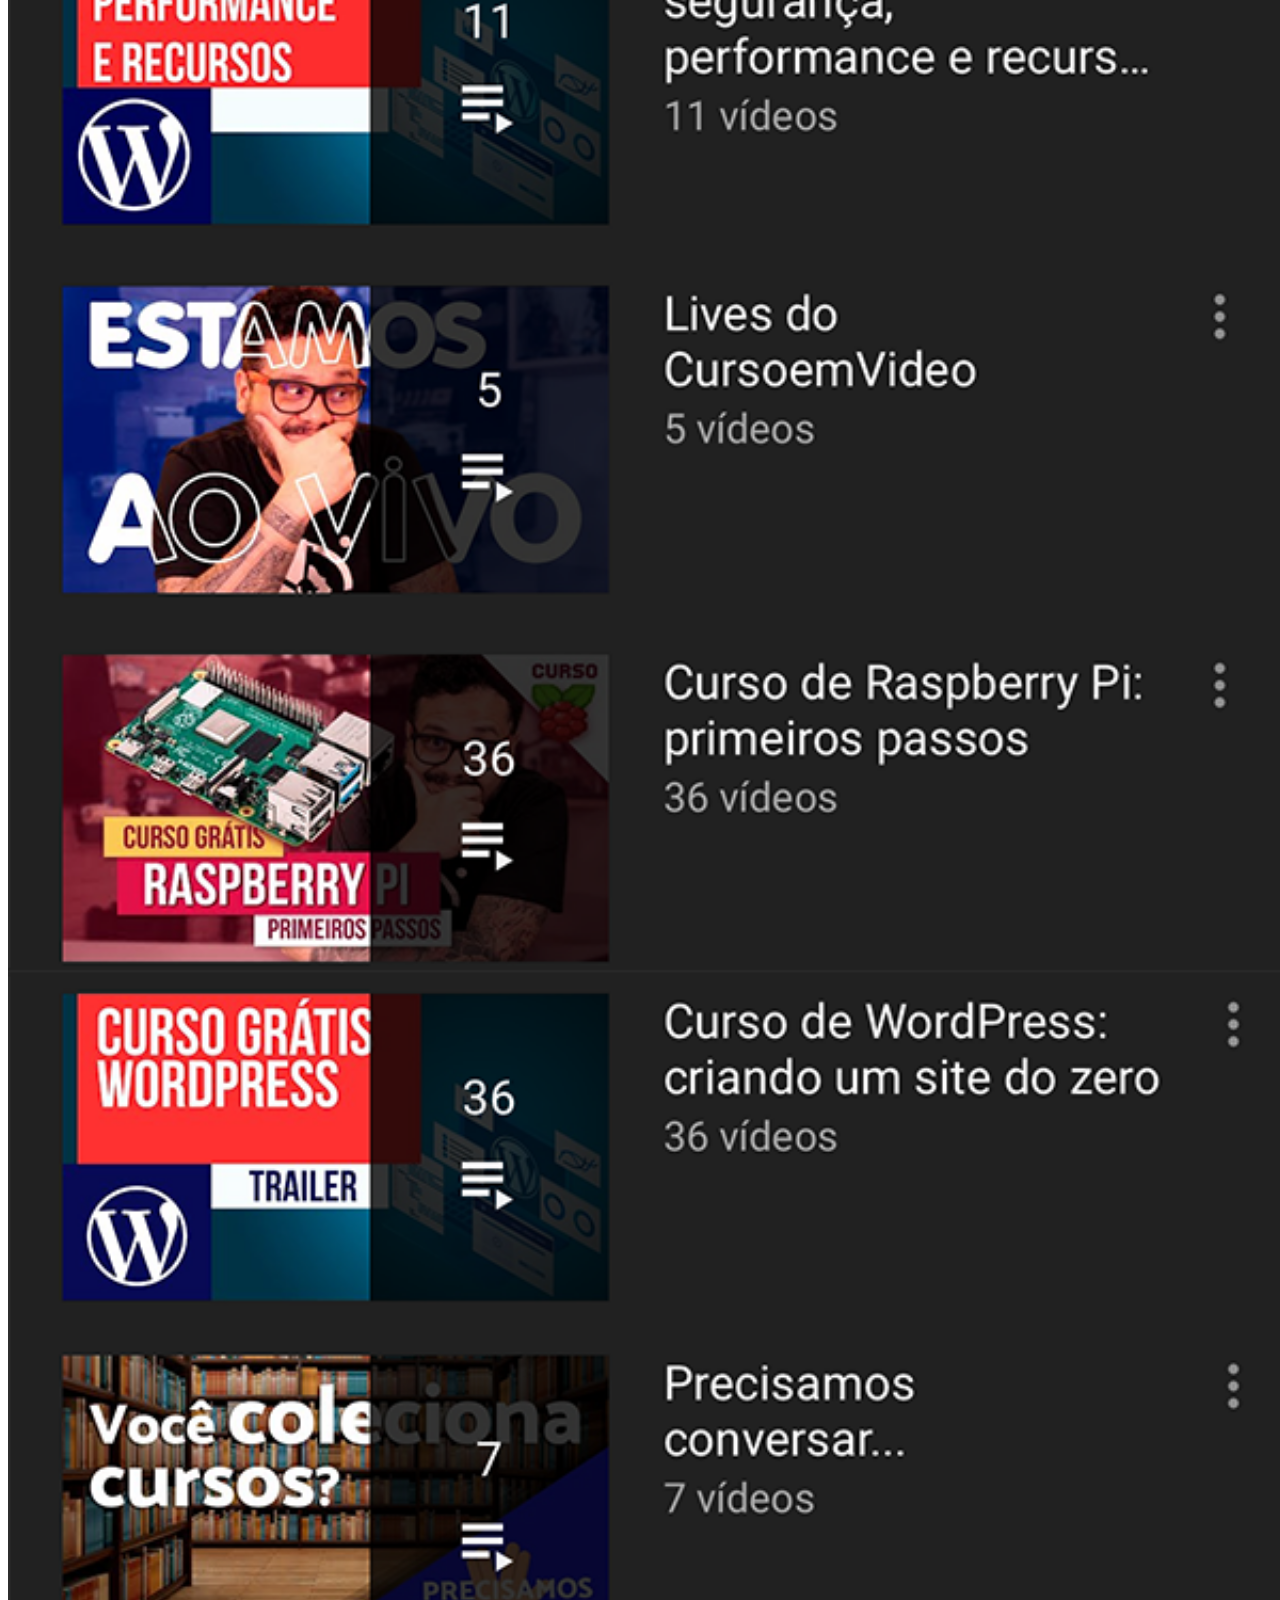
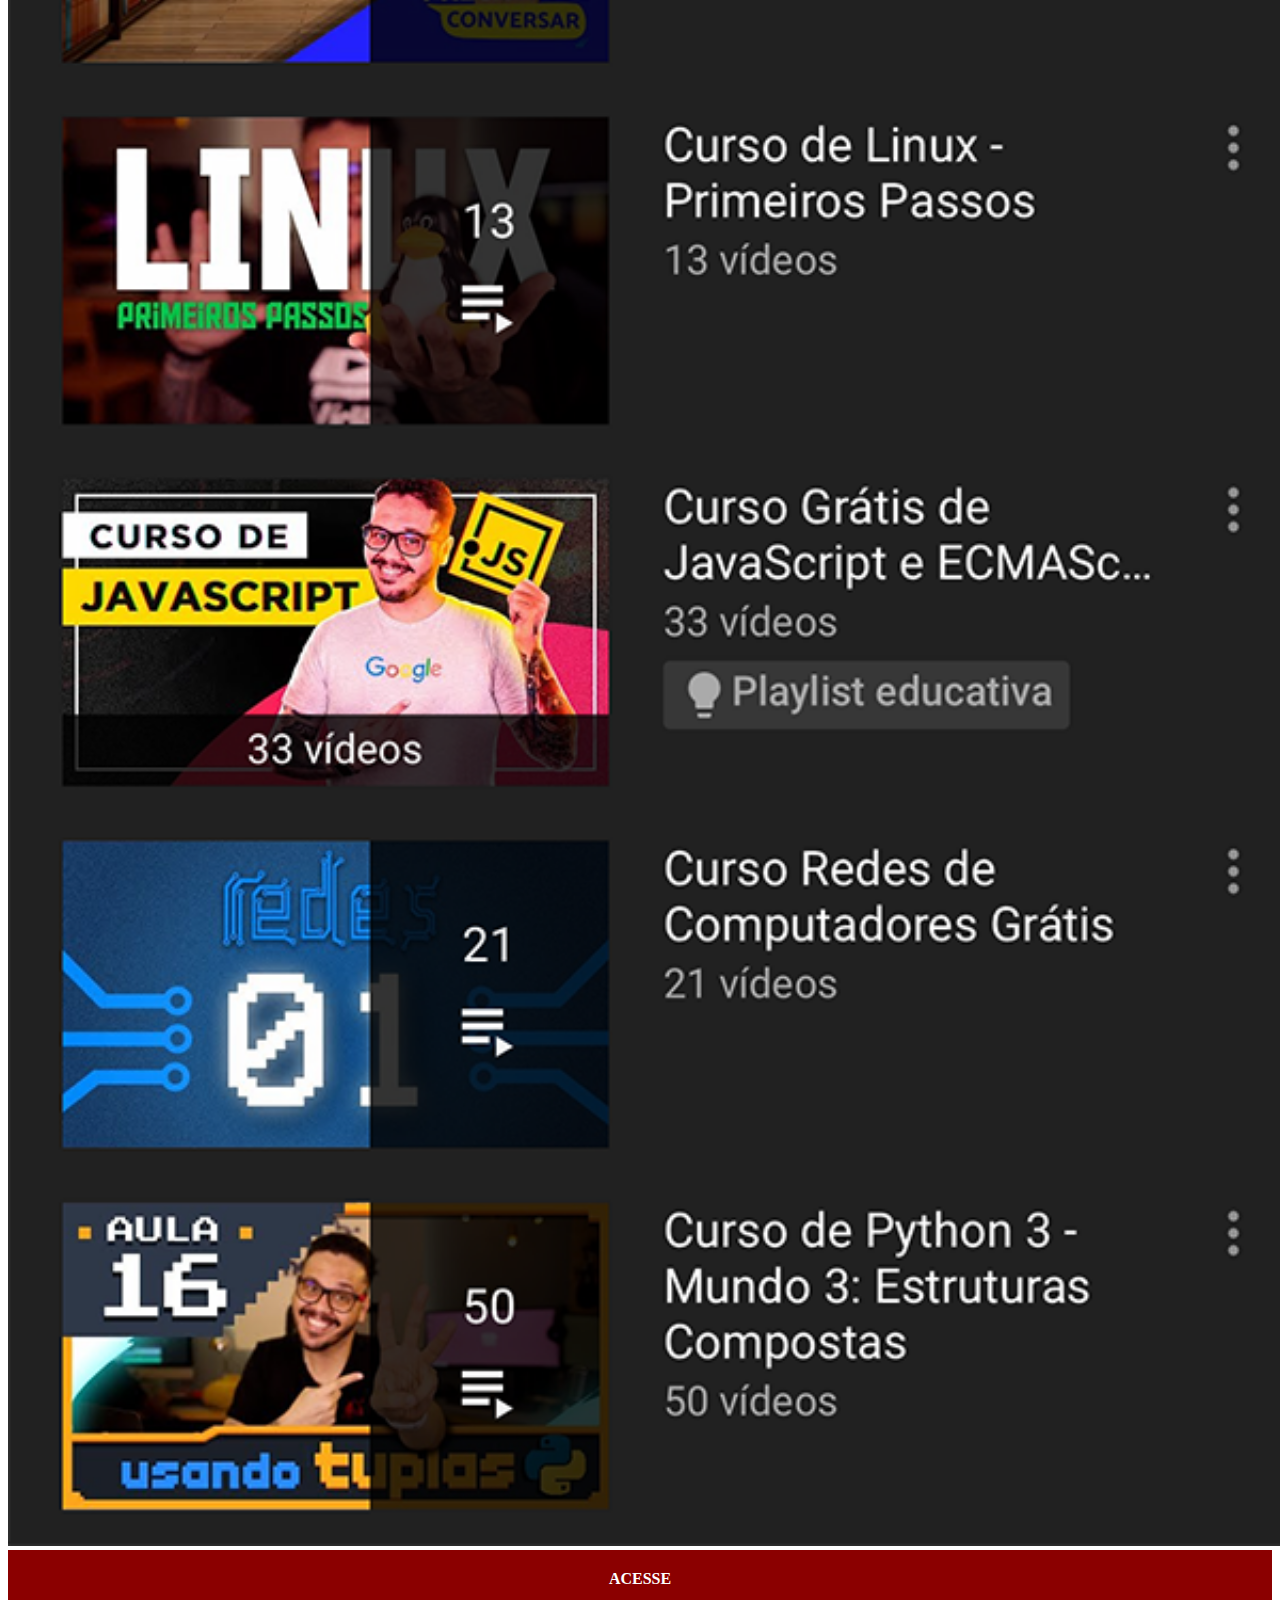
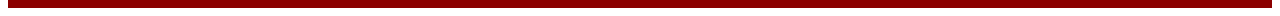
<file: youtube.html>
<!DOCTYPE html>
<html lang="en">
<head>
    <meta charset="UTF-8">
    <meta name="viewport" content="width=device-width, initial-scale=1.0">
    <title>youtube</title>
    <link rel="stylesheet" href="estilos/social.css">
</head>
<body>
    <img src="imagens/tela-youtube.png" alt="Youtube">
    <a href="youtube.com" target="_blank">ACESSE</a>
</body>
</html>
</file>
<file: estilos/style.css>
@charset "UTF-8";

*{
    margin: 0px;
    padding: 0px;
}

html, body{
    height: 100vh;
    width: 100vw;
    background-color: black;
}
body{
    background: url('../imagens/fundo-madeira.jpg') no-repeat center center;
    background-size: cover;
    background-attachment: fixed;
}

main{
    height: 100vh;
    position: relative;
}

#iphone{
    width: 311px;
    height: 627px;
    
    position: absolute;
    left: 50%;
    top: 50%;
    transform: translate(-50%,-50%);
    background: url('../imagens/frame-iphone.png') no-repeat;
}

#tela{
    position: relative;
    left: 20px;
    top: 78px;
    height: 471px;
    width: 267px;
}

#iphone > img{
    height: 471px;
    width: 269px;
}

#menu{
    position: absolute;
    right: 0px;
    width: 60px;
}

#menu > a{
    display: block;
}

#menu > a > img:hover{
    border: 2px solid rgba(255, 255, 255, 0.601);
    transform: translate(-3px,-3px);
    transition: transform 0.3s, border 0.5s;
    box-shadow: 5px 5px 10px rgba(0, 0, 0, 0.400);
}

#menu > a > img{
    height: 50px;
    margin: 5px;
    border-radius: 50%;
    box-shadow: 2px 2px 5px rgba(0, 0, 0, 0.400);
    box-sizing: border-box;
}
</file>
<file: estilos/social.css>
@charset "UTF-8"

*{
    margin: 0px;
    padding: 0px;
}

::-webkit-scrollbar{
    width: 0px;
    height: 0px;
}

img{
    width: 100vw;
}

a{
    display: block;
    background-color: darkred;
    padding: 20px;
    color: white;
    text-align: center;
    text-decoration: none;
    font-weight: bolder;
}

a:hover{
    background-color: red;
}
</file>
